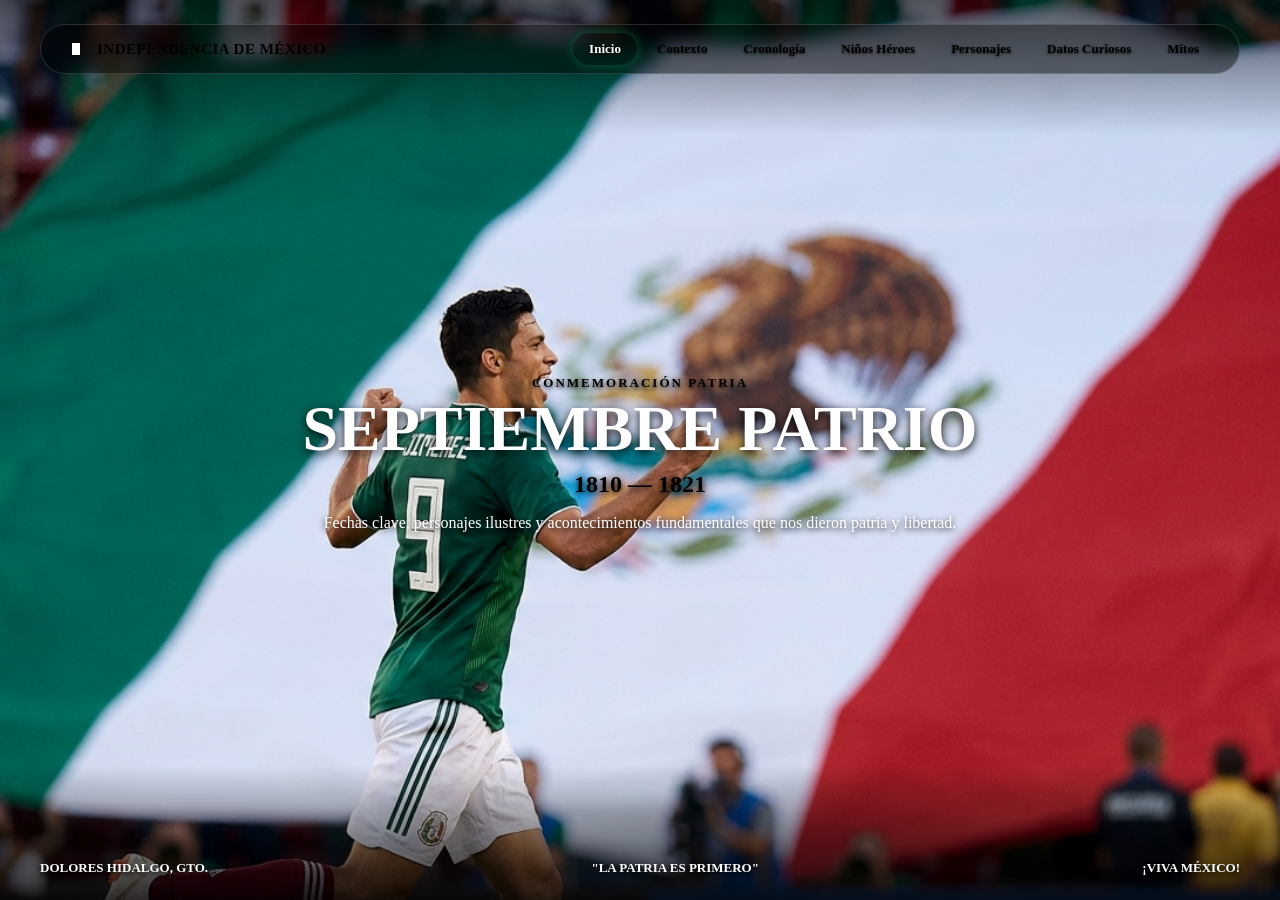
<file: Sitio-Web-Mes-Patrio-SeptiembreJCJ-main/JCJs/index.html>
<!-- Esta primera línea le dice al navegador (Chrome, Firefox, etc.) qué "idioma" de reglas usar para leer esta página. Es como poner en la portada de un libro "Edición 2024" para que el lector sepa qué versión de las reglas seguir. Aquí decimos que usaremos HTML5, la versión moderna. -->
<!DOCTYPE html>

<!-- Aquí empieza la página web de verdad. Todo lo que ves en el navegador vive dentro de esta etiqueta <html>. Es como la caja grande que contiene toda la casa. El atributo lang="es" le avisa al navegador que el contenido está en español, por ejemplo para que un lector de pantalla lea con acento correcto. -->
<html lang="es">
<!-- Esta etiqueta abre la sección de "cabecera" de la página. No es lo que se ve en pantalla, sino información secreta para el navegador: el título de la pestaña, las fuentes de letra, los estilos, etc. Piensa en ella como la ficha técnica pegada detrás de un cuadro, que nadie ve al mirar el cuadro pero que trae datos importantes. -->
<head>
<!-- Le dice al navegador qué "alfabeto" de caracteres usar para que letras como ñ, á, é se vean bien y no salgan símbolos raros. -->
<meta charset="UTF-8">
<!-- Esta línea ayuda a que la página se vea bien en celulares y tabletas, ajustando el ancho de la pantalla al ancho del dispositivo, como si la página se "encogiera" a la medida de la pantalla en la que se abre. -->
<meta name="viewport" content="width=device-width, initial-scale=1.0">
<!-- Este es el texto que aparece en la pestaña del navegador, arriba de la ventana. Es como la etiqueta pegada en el lomo de un cuaderno para saber cuál es cuál. -->
<title>Inicio // Conmemoración Patria</title>
<!-- Esta línea le avisa al navegador, con anticipación, que más adelante se va a conectar con la página de Google Fonts (donde viven las letras especiales). Es como llamar antes por teléfono para avisar que vas a visitar una casa, así te abren la puerta más rápido cuando llegues. -->
<link rel="preconnect" href="https://fonts.googleapis.com">
<!-- Igual que la línea anterior, pero avisando a otra dirección de Google que también guarda archivos de las fuentes. El atributo crossorigin es un permiso especial de seguridad para que el navegador confíe en descargar esos archivos. -->
<link rel="preconnect" href="https://fonts.gstatic.com" crossorigin>
<!-- Esta línea va a buscar, a la casa de Google Fonts, dos tipos de letra especiales llamadas "Montserrat" y "Space Grotesk", en varios grosores (400, 600, 700, 800, donde el número más alto es letra más gruesa/negrita). Es como pedir prestados varios lápices de distinto grosor a la papelería de Google. -->
<link href="https://fonts.googleapis.com/css2?family=Montserrat:wght@400;600;700;800&family=Space+Grotesk:wght@500;700;800&display=swap" rel="stylesheet">
<!-- Aquí se abre la etiqueta <style>, que es como una hoja de instrucciones de decoración: dentro de ella no hay contenido para leer, sino reglas de "cómo se debe ver" cada parte de la página (colores, tamaños, espacios). -->
<style>
<!-- ':root' es como decir "la caja más grande de todas, la que contiene todo". Aquí adentro vamos a guardar unos "colores favoritos" con nombre, para poder reutilizarlos después sin escribir el código de color muchas veces, como si guardaras tus crayones favoritos en un estuche con etiquetas. -->
:root {
  /* Aquí guardamos el color verde de la bandera de México, y le ponemos el apodo "--verde-patrio" para usarlo después. */
  --verde-patrio: #008751;
  /* Aquí guardamos el color rojo de la bandera, con el apodo "--rojo-patrio". */
  --rojo-patrio: #e31b23;
  /* Aquí guardamos un color dorado/amarillo, con el apodo "--oro-patrio", que se usará para detalles especiales. */
  --oro-patrio: #fbc02d;
  /* Guardamos el color blanco puro y lo llamamos "--texto-principal", pensado para el texto más importante. */
  --texto-principal: #ffffff;
  /* Guardamos un gris muy clarito y lo llamamos "--texto-secundario", para texto menos importante que el principal. */
  --texto-secundario: #e2e8f0;
  /* Guardamos el nombre de la fuente "Space Grotesk" con el apodo "--font-sans", y decimos que si esa letra no carga, use cualquier letra "sans-serif" (sin patitas) de repuesto. */
  --font-sans: 'Space Grotesk', sans-serif;
  /* Guardamos el nombre de la fuente "Montserrat" con el apodo "--font-body", con el mismo plan de repuesto por si no carga. */
  --font-body: 'Montserrat', sans-serif;
/* Aquí se cierra la caja de colores y fuentes guardados. */
}

/* El asterisco (*) significa "todo, absolutamente todo elemento de la página". Aquí le decimos a TODO que no tenga espacios extra (margin y padding en 0) y que, al medir su tamaño, cuente el borde y el relleno dentro de ese tamaño (box-sizing: border-box), para que no haya sorpresas de medidas. Es como decir "a todos los muebles de la casa, midan su tamaño incluyendo las patas". */
* { box-sizing: border-box; margin: 0; padding: 0; }
/* Aquí decimos que tanto el "body" (el cuerpo visible de la página) como el "html" (la caja general) midan exactamente el ancho y el alto de la pantalla (100% del ancho y alto de la ventana, "vw" y "vh" significan "ancho de ventana" y "alto de ventana"), y que oculten cualquier cosa que se salga de esos límites (overflow: hidden), como si la pantalla fuera una caja que no deja que nada se derrame afuera. */
body, html {
  width: 100vw; height: 100vh; overflow: hidden;
  /* El fondo de toda la página será negro, por si algo tarda en cargar. */
  background-color: #000;
  /* El texto normal de la página usará la fuente guardada en "--font-body" (Montserrat). */
  font-family: var(--font-body);
  /* El color del texto normal será el blanco guardado en "--texto-principal". */
  color: var(--texto-principal);
/* Se cierra la regla de estilos para body y html. */
}

/* Esta es la clase ".bg-layer", que se usará en una etiqueta para poner la imagen de fondo grande de la página, como el papel tapiz detrás de todo. */
.bg-layer {
  /* "position: absolute" significa que esta capa se coloca "flotando" en un lugar exacto sin empujar a los demás elementos, e "inset: 0" hace que cubra completamente la pantalla (arriba, abajo, izquierda y derecha en 0). "z-index: 1" es como decir en qué piso del edificio está: piso 1, el más bajo, para que quede detrás de otras cosas. */
  position: absolute; inset: 0; z-index: 1;
  /* Aquí se pone la imagen "raul.png" como fondo, sin repetirla (no-repeat), centrada, y que cubra todo el espacio sin deformarse (cover), como poner un póster que llena toda la pared. */
  background: url('raul.png') no-repeat center center / cover;
  /* Se ajusta el brillo de la imagen al 95% (un poquito más oscura de lo normal) y el contraste al 105% (un poquito más marcado), como ajustar los controles de brillo y contraste de una televisión. */
  filter: brightness(95%) contrast(105%);
/* Se cierra la regla de estilos de la capa de fondo. */
}

/* Esta es la clase ".vignette", que crea un oscurecido suave en los bordes de la imagen, como el efecto de una foto antigua donde las esquinas se ven más oscuras. */
.vignette {
  /* De nuevo la colocamos "flotando" cubriendo toda la pantalla, pero un piso más arriba (z-index: 2) que el fondo, y "pointer-events: none" significa que esta capa no puede ser "tocada" ni clickeada, deja pasar los clics hacia lo que está debajo, como un cristal transparente que no estorba. */
  position: absolute; inset: 0; z-index: 2; pointer-events: none;
  /* Se crea un degradado (una mezcla progresiva de colores) que va de negro semi-transparente arriba, a transparente en el medio, y de nuevo a negro semi-transparente abajo, oscureciendo un poco el techo y el piso de la imagen. */
  background: linear-gradient(to bottom, rgba(0,0,0,0.6) 0%, transparent 15%, transparent 85%, rgba(0,0,0,0.8) 100%);
/* Se cierra la regla de estilos de la viñeta. */
}

/* Esta es la clase ".app-container", la caja principal que organiza todo el contenido visible de la página (menú, texto, pie de página). */
.app-container {
  /* La colocamos flotando también, pero en el piso 3 (z-index: 3), para que quede por encima del fondo y de la viñeta, y así se vea el contenido. */
  position: relative; z-index: 3;
  /* Le decimos que mida el 100% del ancho y alto de la pantalla, ocupando toda la ventana del navegador. */
  width: 100vw; height: 100vh;
  /* "display: flex" convierte esta caja en un organizador especial que acomoda lo que está adentro en fila o columna fácilmente, como una caja de zapatos con separadores. "flex-direction: column" dice que los elementos de adentro se acomoden uno debajo del otro, como pisos de un edificio. */
  display: flex; flex-direction: column;
  /* "justify-content: space-between" empuja el primer y el último elemento de adentro hacia los extremos (arriba y abajo), dejando espacio libre entre ellos, como si pusieras un imán arriba y otro abajo dentro de una caja. */
  justify-content: space-between;
  /* Se le da un margen interno (espacio de "colchón" entre el borde de la caja y su contenido): 24 píxeles arriba y abajo, y 40 píxeles a los lados. */
  padding: 24px 40px;
/* Se cierra la regla de estilos del contenedor principal. */
}

/* Esta es la clase ".nav-header", que da estilo a la barra de menú de arriba de la página (donde están los botones como "Inicio", "Contexto", etc.). */
.nav-header {
  /* Convierte esta barra en un organizador flexible en fila (por defecto), y centra verticalmente sus elementos (align-items: center) y los reparte a los extremos (justify-content: space-between), como una repisa donde el logo va a la izquierda y los botones a la derecha. */
  display: flex; align-items: center; justify-content: space-between;
  /* El fondo de la barra es negro pero muy transparente (0.4 de opacidad, sobre 1), para dejar ver un poco la imagen detrás, como un vidrio ahumado. */
  background: rgba(0, 0, 0, 0.4);
  /* Esto crea un efecto de "vidrio esmerilado": desenfoca lo que está detrás de la barra, dándole un aspecto elegante y moderno. */
  backdrop-filter: blur(8px);
  /* Le pone un borde delgado (1 píxel) de color blanco casi transparente alrededor de toda la barra, como un marco muy suave. */
  border: 1px solid rgba(255, 255, 255, 0.15);
  /* Redondea muchísimo las esquinas de la barra (50 píxeles), dándole forma de píldora u ovalado en vez de esquinas cuadradas. */
  border-radius: 50px;
  /* Le da un espacio interno de 8 píxeles arriba/abajo y 24 píxeles a los lados, para que el contenido no quede pegado al borde. */
  padding: 8px 24px;
/* Se cierra la regla de estilos de la barra de menú. */
}

/* Esta es la clase ".brand-title", que da estilo al logotipo/nombre de la página que aparece a la izquierda de la barra de menú. */
.brand-title {
  /* Organiza el logo y el texto en fila, centrados verticalmente, con un espacio de 10 píxeles entre cada elemento interno (como la banderita y el texto). */
  display: flex; align-items: center; gap: 10px;
  /* El texto usa la letra especial guardada en "--font-sans" (Space Grotesk), en negrita (700) y con tamaño 15 píxeles. */
  font-family: var(--font-sans); font-weight: 700; font-size: 15px;
  /* Aumenta un poquito el espacio entre cada letra (0.5 píxeles), como si separaras un poquito las piezas de un rompecabezas de letras. */
  letter-spacing: 0.5px;
/* Se cierra la regla de estilos del logo/título. */
}
/* Esta clase ".flag-strip" da estilo a la mini bandera de México que aparece junto al nombre de la página. Es una caja pequeña organizada en fila. */
.flag-strip { display: flex; width: 22px; height: 12px; border-radius: 2px; overflow: hidden; }
/* Dentro de la mini bandera, cada franja de color (span) ocupa el mismo espacio disponible (flex: 1) y llena toda la altura de la banderita. */
.flag-strip span { flex: 1; height: 100%; }
/* La franja con la clase "g" (de "green"/verde) se pinta del color verde patrio guardado antes. */
.flag-strip .g { background: var(--verde-patrio); }
/* La franja con la clase "w" (de "white"/blanco) se pinta de blanco puro. */
.flag-strip .w { background: #ffffff; }
/* La franja con la clase "r" (de "red"/rojo) se pinta del color rojo patrio guardado antes. */
.flag-strip .r { background: var(--rojo-patrio); }

/* Esta clase ".tabs-menu" da estilo a la lista de botones de navegación (Inicio, Contexto, Cronología, etc.), acomodándolos en fila con un espacio muy pequeño (4 píxeles) entre cada uno, y quitando los puntitos que normalmente traen las listas (list-style: none). */
.tabs-menu { display: flex; gap: 4px; list-style: none; }
/* Esta clase ".tab-btn" da estilo a cada botón individual del menú (por ejemplo "Inicio" o "Contexto"). */
.tab-btn {
  /* El fondo del botón es transparente (invisible) y no tiene borde, como un botón "invisible" hasta que se le pasa el mouse encima. */
  background: transparent; border: none;
  /* El texto del botón usa el color gris clarito guardado, la letra especial "--font-sans", tamaño 13 píxeles, en semi-negrita (600), con un espacio interno de 8 píxeles arriba/abajo y 16 a los lados. */
  color: var(--texto-secundario); font-family: var(--font-sans);
  font-size: 13px; font-weight: 600; padding: 8px 16px;
  /* Las esquinas del botón se redondean bastante (20 píxeles) para verse como una píldora, el cursor se convierte en "manita" al pasar por encima (cursor: pointer, indicando que se puede hacer clic), y los cambios de color/tamaño se hacen suavemente en 0.2 segundos en vez de bruscos. */
  border-radius: 20px; cursor: pointer; transition: all 0.2s ease;
  /* Se le agrega una sombra oscura detrás del texto para que se lea bien aunque el fondo de la foto sea claro, como ponerle un contorno oscuro a una letra sobre una foto brillante. */
  text-shadow: 0 1px 3px rgba(0,0,0,0.8);
  /* Como estos botones en realidad son enlaces (etiquetas <a>), esta línea le quita el subrayado que normalmente traen los enlaces. */
  text-decoration: none;
  /* Hace que el enlace se comporte como una cajita (display: inline-block), permitiendo darle relleno y tamaño como si fuera un botón de verdad. */
  display: inline-block;
/* Se cierra la regla de estilos del botón del menú. */
}
/* Cuando el mouse pasa encima de un botón del menú (":hover" significa "cuando el mouse está flotando encima"), el texto se pone blanco puro y el fondo se ilumina un poco con blanco semi-transparente, como si el botón se "despertara" al tocarlo. */
.tab-btn:hover { color: #fff; background: rgba(255, 255, 255, 0.15); }
/* Cuando un botón tiene la clase extra ".active" (es decir, es la página en la que estamos parados ahora mismo), el texto se pone blanco, el fondo se pinta del verde patrio, y se le agrega un resplandor verde alrededor (box-shadow), como una lucecita que indica "estás aquí". */
.tab-btn.active {
  color: #fff; background: var(--verde-patrio);
  box-shadow: 0 0 12px rgba(0, 135, 81, 0.6);
/* Se cierra la regla de estilos del botón activo. */
}

/* Esta clase ".content-area" da estilo a la zona central de la página, donde va el título grande y la descripción. */
.content-area {
  /* Hace que esta zona crezca y ocupe todo el espacio que sobra entre el menú de arriba y el pie de página de abajo (flex: 1), y centra su contenido tanto vertical como horizontalmente (align-items y justify-content en "center"). */
  flex: 1; display: flex; align-items: center; justify-content: center;
  /* "position: relative" prepara esta caja por si algo adentro necesita colocarse de forma exacta con respecto a ella. */
  position: relative;
/* Se cierra la regla de estilos de la zona de contenido. */
}

/* Esta clase ".tab-pane" da estilo al bloque de texto principal que aparece en el centro de la pantalla. */
.tab-pane {
  /* Prepara la caja para posibles elementos internos posicionados con precisión, le da ancho completo (100%) pero con un límite máximo de 1000 píxeles para que no se estire demasiado en pantallas gigantes. */
  position: relative; width: 100%; max-width: 1000px;
  /* Acomoda su contenido en columna (uno debajo del otro), centrado horizontalmente (align-items: center), y con el texto alineado al centro (text-align: center), como una tarjeta de invitación centrada. */
  display: flex; flex-direction: column; align-items: center; text-align: center;
/* Se cierra la regla de estilos del bloque central. */
}

/* Esta clase ".tag" da estilo a la pequeña etiqueta de texto que dice "Conmemoración Patria" arriba del título grande. */
.tag {
  /* Usa la letra especial "--font-sans", tamaño pequeño (13 píxeles) y color dorado patrio. */
  font-family: var(--font-sans); font-size: 13px; color: var(--oro-patrio);
  /* Convierte el texto en MAYÚSCULAS automáticamente (aunque se haya escrito en minúsculas), separa mucho las letras entre sí (2 píxeles) y lo pone en negrita fuerte (700). */
  text-transform: uppercase; letter-spacing: 2px; font-weight: 700;
  /* Le agrega una sombra oscura detrás para que resalte sobre la foto, y un espacio de 6 píxeles debajo antes del siguiente elemento. */
  text-shadow: 0 2px 4px rgba(0,0,0,0.9); margin-bottom: 6px;
/* Se cierra la regla de estilos de la etiqueta pequeña. */
}
/* Esta regla da estilo a cualquier título de nivel 2 (h2) que además tenga la clase "pane-title", como el título grande "SEPTIEMBRE PATRIO". */
h2.pane-title {
  /* Usa la letra especial "--font-sans", con un tamaño grande (42 píxeles) y muy negrita (800, el grosor más fuerte). */
  font-family: var(--font-sans); font-size: 42px; font-weight: 800;
  /* El color del texto es blanco puro. */
  color: #fff;
  /* Una sombra oscura fuerte detrás del texto para que se lea perfecto sobre cualquier foto, y un espacio de 10 píxeles debajo. */
  text-shadow: 0 3px 10px rgba(0,0,0,0.95); margin-bottom: 10px;
/* Se cierra la regla de estilos del título grande. */
}
/* Esta regla da estilo a cualquier párrafo (p) que tenga la clase "pane-desc", como el texto descriptivo debajo del título. */
p.pane-desc {
  /* Tamaño de letra 16 píxeles, color blanco, con un ancho máximo de 750 píxeles para que las líneas no sean demasiado largas de leer, y un espacio entre líneas de 1.6 (para que no se vean amontonadas). */
  font-size: 16px; color: #fff; max-width: 750px; line-height: 1.6;
  /* Sombra oscura detrás del texto, en negrita media (500), y un espacio de 24 píxeles debajo antes del siguiente elemento. */
  text-shadow: 0 2px 6px rgba(0,0,0,0.95); font-weight: 500; margin-bottom: 24px;
/* Se cierra la regla de estilos de la descripción. */
}

/* Esta clase ".floating-grid" organiza varias tarjetas en una cuadrícula (como una tabla invisible de casillas) que se acomoda sola según el espacio disponible. */
.floating-grid {
  /* "display: grid" convierte la caja en una cuadrícula. "grid-template-columns: repeat(auto-fit, minmax(220px, 1fr))" significa: "pon tantas columnas como quepan, y que cada una mida al menos 220 píxeles pero pueda crecer igual que las demás", como acomodar tarjetas de recetario en una mesa, ajustando cuántas caben por fila según el tamaño de la mesa. */
  display: grid; grid-template-columns: repeat(auto-fit, minmax(220px, 1fr));
  /* Deja un espacio de 20 píxeles entre cada tarjeta, y hace que la cuadrícula ocupe el 100% del ancho disponible. */
  gap: 20px; width: 100%;
/* Se cierra la regla de estilos de la cuadrícula. */
}
/* Esta clase ".floating-item" da estilo a cada tarjeta individual dentro de la cuadrícula. */
.floating-item {
  /* Fondo negro semi-transparente (0.45 de opacidad), como un vidrio oscuro. */
  background: rgba(0, 0, 0, 0.45);
  /* Un borde grueso (3 píxeles) solo del lado izquierdo, pintado de verde patrio, como una rayita decorativa al costado de la tarjeta. */
  border-left: 3px solid var(--verde-patrio);
  /* Desenfoca ligeramente lo que está detrás de la tarjeta, dando el efecto de vidrio esmerilado. */
  backdrop-filter: blur(4px);
  /* Espacio interno de 16 píxeles arriba/abajo y 20 a los lados, texto alineado a la izquierda, y esquinas redondeadas solo en el lado derecho (arriba-derecha y abajo-derecha en 8 píxeles, dejando el lado izquierdo recto donde está el borde de color). */
  padding: 16px 20px; text-align: left; border-radius: 0 8px 8px 0;
  /* Una sombra suave debajo de toda la tarjeta para darle sensación de "flotar" un poco sobre el fondo. */
  box-shadow: 0 4px 15px rgba(0,0,0,0.5);
/* Se cierra la regla de estilos de la tarjeta. */
}
/* Dentro de cada tarjeta, el título (h3) tiene tamaño 16 píxeles, color dorado, un pequeño espacio de 4 píxeles debajo, usa la letra especial "--font-sans", y tiene una sombra suave detrás para leerse bien. */
.floating-item h3 { font-size: 16px; color: var(--oro-patrio); margin-bottom: 4px; font-family: var(--font-sans); text-shadow: 0 1px 3px rgba(0,0,0,0.9); }
/* Dentro de cada tarjeta, el subtítulo (h4) tiene letra pequeña (12 píxeles), color gris clarito, espacio de 6 píxeles debajo, en negrita fuerte (700) y en MAYÚSCULAS automáticas. */
.floating-item h4 { font-size: 12px; color: #cbd5e1; margin-bottom: 6px; font-weight: 700; text-transform: uppercase; }
/* Dentro de cada tarjeta, el párrafo de texto normal tiene tamaño 13 píxeles, color blanco, espacio entre líneas de 1.4, y una sombra suave para que resalte sobre la foto de fondo. */
.floating-item p { font-size: 13px; color: #ffffff; line-height: 1.4; text-shadow: 0 1px 3px rgba(0,0,0,0.9); }

/* Esta clase ".floating-table" da estilo a una posible tabla de datos (como una tabla de mitos y realidades), aunque en esta página en particular no se está usando dentro del contenido visible. */
.floating-table {
  /* La tabla ocupa el 100% del ancho disponible, y "border-collapse: collapse" hace que las líneas entre celdas se vean como una sola línea limpia en vez de líneas dobles. */
  width: 100%; border-collapse: collapse; background: rgba(0, 0, 0, 0.55);
  /* Desenfoca el fondo detrás de la tabla, redondea sus esquinas (8 píxeles) y recorta cualquier contenido que se salga de esas esquinas redondeadas (overflow: hidden). */
  backdrop-filter: blur(6px); border-radius: 8px; overflow: hidden;
  /* Le agrega una sombra fuerte debajo para que se vea como si flotara sobre el fondo. */
  box-shadow: 0 4px 20px rgba(0,0,0,0.6);
/* Se cierra la regla de estilos de la tabla. */
}
/* Tanto los encabezados (th) como las celdas normales (td) de la tabla tienen un espacio interno de 14 píxeles arriba/abajo y 18 a los lados, el texto alineado a la izquierda, tamaño de letra 14 píxeles, y una línea delgada casi invisible debajo de cada fila para separarlas. */
.floating-table th, .floating-table td { padding: 14px 18px; text-align: left; border-bottom: 1px solid rgba(255, 255, 255, 0.1); font-size: 14px; }
/* Los encabezados de la tabla (th) usan la letra especial "--font-sans", color dorado, y un fondo negro semi-transparente un poco más claro para distinguirlos de las celdas normales. */
.floating-table th { font-family: var(--font-sans); color: var(--oro-patrio); background: rgba(0,0,0,0.3); }
/* Cualquier celda con la clase "mito" (para marcar una creencia falsa) se pinta de un rojo suave, en negrita, con una sombrita oscura detrás del texto. */
.floating-table .mito { color: #ff6b6b; font-weight: 600; text-shadow: 0 1px 2px #000; }
/* Cualquier celda con la clase "realidad" (para marcar el dato verdadero) se pinta de un verde suave, en negrita, con una sombrita oscura detrás del texto. */
.floating-table .realidad { color: #51cf66; font-weight: 600; text-shadow: 0 1px 2px #000; }

/* Esta clase ".footer-bar" da estilo a la franja de abajo de la página, donde aparecen el lugar, la frase patriótica y "¡Viva México!". */
.footer-bar {
  /* Acomoda sus tres textos en fila, centrados verticalmente, y repartidos en los extremos y el centro con espacio entre ellos (space-between). */
  display: flex; align-items: center; justify-content: space-between;
  /* Tamaño de letra 13 píxeles, color blanco, usando la letra especial "--font-sans" en negrita (600). */
  font-size: 13px; color: #fff; font-family: var(--font-sans); font-weight: 600;
  /* Una sombra oscura detrás del texto para que se lea bien sobre la foto de fondo. */
  text-shadow: 0 2px 4px rgba(0,0,0,0.9);
/* Se cierra la regla de estilos del pie de página. */
}
<!-- Aquí se cierra la etiqueta <style>, terminando la hoja de instrucciones de decoración. -->
</style>
<!-- Aquí se cierra la sección de cabecera (<head>); ya terminamos de dar toda la información secreta de la página. -->
</head>
<!-- Aquí empieza el "cuerpo" de la página: todo lo que se ve realmente en la pantalla vive dentro de esta etiqueta <body>, como el interior de la casa que sí se puede visitar. -->
<body>

<!-- Esta es la caja que muestra la imagen de fondo grande (usa la clase ".bg-layer" que decoramos arriba). No tiene texto porque su única función es mostrar la foto detrás de todo. -->
<div class="bg-layer"></div>
<!-- Esta es la capa que oscurece un poco los bordes de la imagen para que se vea más elegante (usa la clase ".vignette"). Tampoco tiene contenido propio, solo aplica el efecto visual. -->
<div class="vignette"></div>

<!-- Esta es la caja principal que organiza todo lo que se ve: el menú de arriba, el texto del centro y el pie de página de abajo (usa la clase ".app-container"). -->
<div class="app-container">
  <!-- Esta etiqueta <header> representa la parte superior de la página, como la fachada de una casa: aquí va el logotipo y el menú de navegación. -->
  <header class="nav-header">
    <!-- Esta caja agrupa la mini bandera y el nombre "INDEPENDENCIA DE MÉXICO" que aparecen a la izquierda del menú. -->
    <div class="brand-title">
      <!-- Esta caja dibuja la mini bandera de tres franjas de color. -->
      <div class="flag-strip">
        <!-- Esta es la franja verde de la mini bandera (una cajita vacía que solo tiene color de fondo). -->
        <span class="g"></span>
        <!-- Esta es la franja blanca de la mini bandera. -->
        <span class="w"></span>
        <!-- Esta es la franja roja de la mini bandera. -->
        <span class="r"></span>
      <!-- Se cierra la caja de la mini bandera. -->
      </div>
      <!-- Este es el texto con el nombre de la página, que aparece junto a la mini bandera. -->
      <span>INDEPENDENCIA DE MÉXICO</span>
    <!-- Se cierra la caja del logo/título. -->
    </div>
    <!-- Esta es una lista (<ul>, de "unordered list" o "lista sin orden") que contiene los botones del menú de navegación, con la clase "tabs-menu" para acomodarlos en fila. -->
    <ul class="tabs-menu">
      <!-- Cada <li> es un elemento de la lista, como un renglón de una lista de mandado; adentro va el botón/enlace de cada sección. -->
      <li>
        <!-- Esta es una etiqueta <a> (de "anchor" o "ancla"), que sirve para crear un enlace en el que se puede hacer clic. El atributo "href" indica a qué página nos llevará al hacer clic (aquí, "Untitled-2.html", que es esta misma página de Inicio). La clase "tab-btn active" le da apariencia de botón y, gracias a la palabra "active", se ve resaltado en verde porque estamos parados justo en esta página. El texto "Inicio" es lo que se lee dentro del botón. -->
        <a href="index" class="tab-btn active">Inicio</a>
      <!-- Se cierra este elemento de la lista. -->
      </li>
      <li>
        <!-- Este enlace lleva a la página "contexto.html" (la sección de Contexto histórico). Como no tiene la clase "active", se ve como un botón normal, sin resaltar. -->
        <a href="contexto.html" class="tab-btn">Contexto</a>
      </li>
      <li>
        <!-- Este enlace lleva a la página "cronologia.html" (la línea de tiempo de los sucesos). -->
        <a href="cronologia.html" class="tab-btn">Cronología</a>
      </li>
      <li>
        <!-- Este enlace lleva a la página "niñosheroes.html" (sobre los Niños Héroes). -->
        <a href="niñosheroes.html" class="tab-btn">Niños Héroes</a>
      </li>
      <li>
        <!-- Este enlace lleva a la página "personajes.html" (sobre los personajes históricos importantes). -->
        <a href="personajes.html" class="tab-btn">Personajes</a>
      </li>
      <li>
        <!-- Este enlace lleva a la página "datoscuriosos.html" (con datos curiosos de la Independencia). -->
        <a href="datoscuriosos.html" class="tab-btn">Datos Curiosos</a>
      </li>
      <li>
        <!-- Este enlace lleva a la página "mitos.html" (donde se aclaran mitos y realidades). -->
        <a href="mitos.html" class="tab-btn">Mitos</a>
      </li>
    <!-- Se cierra la lista completa del menú. -->
    </ul>
  <!-- Se cierra la etiqueta <header> (la parte de arriba de la página). -->
  </header>

  <!-- Esta etiqueta <main> marca el contenido más importante y principal de la página, la zona central donde va el título grande. Usa la clase "content-area" para centrarlo todo. -->
  <main class="content-area">
    <!-- Esta etiqueta <section> agrupa el bloque de texto central (etiqueta, título y descripción) como una sola "sección" de contenido relacionado, con la clase "tab-pane" que lo centra en pantalla. -->
    <section class="tab-pane">
      <!-- Esta caja pequeña muestra el texto "Conmemoración Patria" arriba del título grande, como una etiqueta o antetítulo. -->
      <div class="tag">Conmemoración Patria</div>
      <!-- Este es el título más grande e importante de la página (etiqueta <h2>, de "heading 2" o "encabezado nivel 2"). Aquí se le agrega un estilo extra directamente en la línea (llamado "estilo en línea"), que sobrescribe el tamaño de letra a 64 píxeles y el espacio entre líneas a 1, haciendo el título todavía más grande de lo normal. -->
      <h2 class="pane-title" style="font-size: 64px; line-height: 1;">SEPTIEMBRE PATRIO</h2>
      <!-- Esta caja muestra las fechas "1810 — 1821" con un estilo escrito directamente en la línea: usa la letra especial guardada, color dorado, tamaño 24 píxeles, muy negrita (700), con sombra de texto oscura y un espacio de 12 píxeles debajo. -->
      <div style="font-family: var(--font-sans); color: var(--oro-patrio); font-size: 24px; font-weight: 700; text-shadow: 0 2px 6px #000; margin-bottom: 12px;">1810 — 1821</div>
      <!-- Este es el párrafo de descripción que explica de qué trata la página, usando la clase "pane-desc" para su estilo. -->
      <p class="pane-desc">Fechas clave, personajes ilustres y acontecimientos fundamentales que nos dieron patria y libertad.</p>
    <!-- Se cierra la sección del bloque central de texto. -->
    </section>
  <!-- Se cierra la etiqueta <main> (el contenido principal de la página). -->
  </main>

  <!-- Esta etiqueta <footer> representa el pie de página, la franja de abajo de todo, como la base de la casa. Usa la clase "footer-bar" para acomodar sus tres textos en fila. -->
  <footer class="footer-bar">
    <!-- Este texto muestra el lugar histórico "Dolores Hidalgo, Gto." (Guanajuato), alineado a la izquierda del pie de página. -->
    <span>DOLORES HIDALGO, GTO.</span>
    <!-- Este texto muestra la frase patriótica "La Patria es Primero" en el centro, con un color dorado escrito directamente en la línea (estilo en línea) para resaltarla más que el resto. -->
    <span style="color:var(--oro-patrio);">"LA PATRIA ES PRIMERO"</span>
    <!-- Este texto muestra "¡Viva México!" alineado a la derecha del pie de página. -->
    <span>¡VIVA MÉXICO!</span>
  <!-- Se cierra la etiqueta <footer> (el pie de página). -->
  </footer>
<!-- Se cierra la caja principal que organizaba todo el contenido de la página. -->
</div>

<!-- Se cierra el cuerpo de la página (<body>): aquí terminó todo lo que se ve en pantalla. -->
</body>
<!-- Se cierra la etiqueta <html>, terminando por completo el documento. -->
</html>
</file>
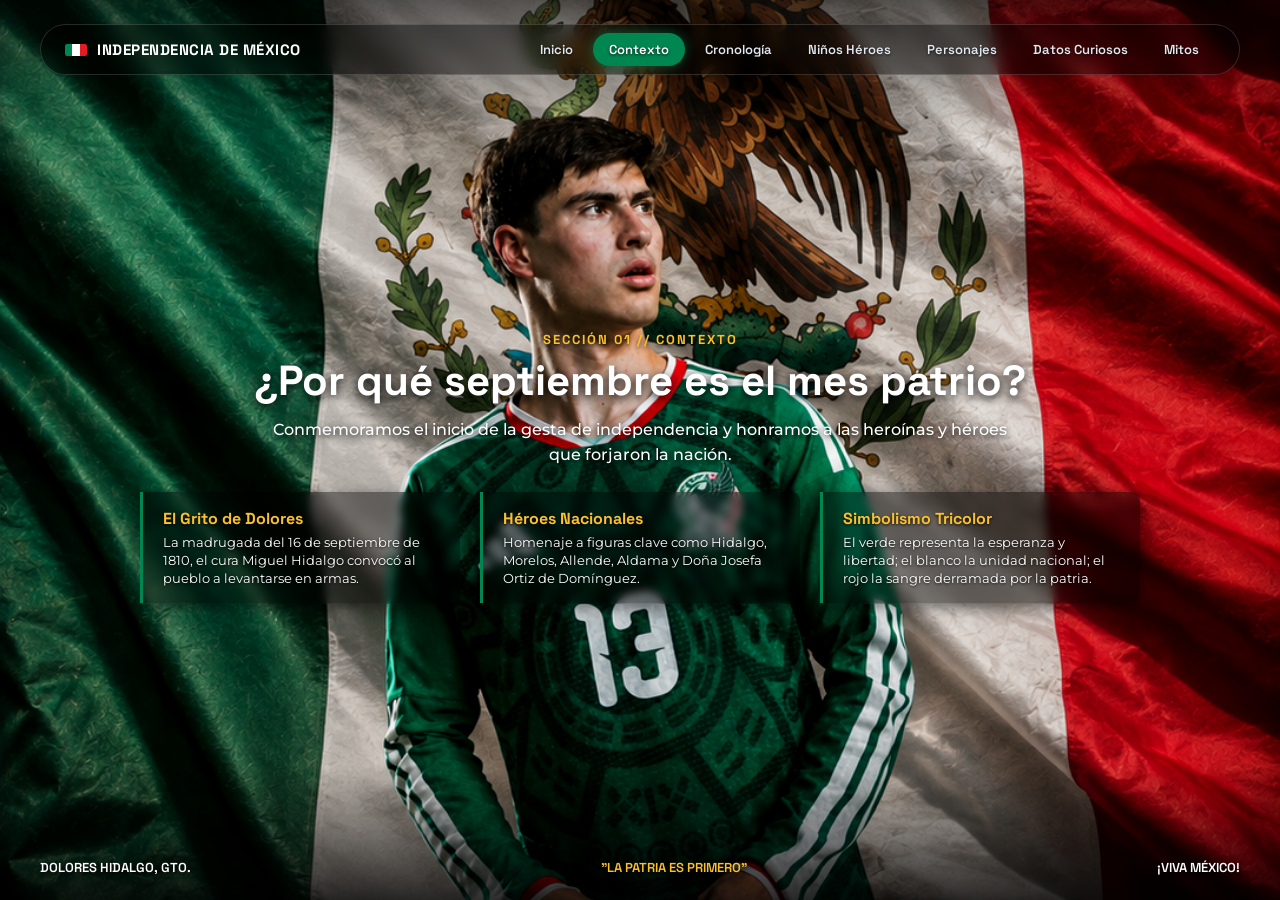
<file: Sitio-Web-Mes-Patrio-SeptiembreJCJ-main/JCJs/contexto.html>
<!DOCTYPE html>
<html lang="es">
<head>
<meta charset="UTF-8">
<meta name="viewport" content="width=device-width, initial-scale=1.0">
<title>Contexto // Conmemoración Patria</title>
<link rel="preconnect" href="https://fonts.googleapis.com">
<link rel="preconnect" href="https://fonts.gstatic.com" crossorigin>
<link href="https://fonts.googleapis.com/css2?family=Montserrat:wght@400;600;700;800&family=Space+Grotesk:wght@500;700;800&display=swap" rel="stylesheet">
<style>
:root {
  --verde-patrio: #008751;
  --rojo-patrio: #e31b23;
  --oro-patrio: #fbc02d;
  --texto-principal: #ffffff;
  --texto-secundario: #e2e8f0;
  --font-sans: 'Space Grotesk', sans-serif;
  --font-body: 'Montserrat', sans-serif;
}

* { box-sizing: border-box; margin: 0; padding: 0; }
body, html {
  width: 100vw; height: 100vh; overflow: hidden;
  background-color: #000;
  font-family: var(--font-body);
  color: var(--texto-principal);
}

.bg-layer {
  position: absolute; inset: 0; z-index: 1;
  background: url('hormiga.png') no-repeat center center / cover;
  filter: brightness(95%) contrast(105%);
}

.vignette {
  position: absolute; inset: 0; z-index: 2; pointer-events: none;
  background: linear-gradient(to bottom, rgba(0,0,0,0.6) 0%, transparent 15%, transparent 85%, rgba(0,0,0,0.8) 100%);
}

.app-container {
  position: relative; z-index: 3;
  width: 100vw; height: 100vh;
  display: flex; flex-direction: column;
  justify-content: space-between;
  padding: 24px 40px;
}

.nav-header {
  display: flex; align-items: center; justify-content: space-between;
  background: rgba(0, 0, 0, 0.4);
  backdrop-filter: blur(8px);
  border: 1px solid rgba(255, 255, 255, 0.15);
  border-radius: 50px;
  padding: 8px 24px;
}

.brand-title {
  display: flex; align-items: center; gap: 10px;
  font-family: var(--font-sans); font-weight: 700; font-size: 15px;
  letter-spacing: 0.5px;
}
.flag-strip { display: flex; width: 22px; height: 12px; border-radius: 2px; overflow: hidden; }
.flag-strip span { flex: 1; height: 100%; }
.flag-strip .g { background: var(--verde-patrio); }
.flag-strip .w { background: #ffffff; }
.flag-strip .r { background: var(--rojo-patrio); }

.tabs-menu { display: flex; gap: 4px; list-style: none; }
.tab-btn {
  background: transparent; border: none;
  color: var(--texto-secundario); font-family: var(--font-sans);
  font-size: 13px; font-weight: 600; padding: 8px 16px;
  border-radius: 20px; cursor: pointer; transition: all 0.2s ease;
  text-shadow: 0 1px 3px rgba(0,0,0,0.8);
  text-decoration: none;
  display: inline-block;
}
.tab-btn:hover { color: #fff; background: rgba(255, 255, 255, 0.15); }
.tab-btn.active {
  color: #fff; background: var(--verde-patrio);
  box-shadow: 0 0 12px rgba(0, 135, 81, 0.6);
}

.content-area {
  flex: 1; display: flex; align-items: center; justify-content: center;
  position: relative;
}

.tab-pane {
  position: relative; width: 100%; max-width: 1000px;
  display: flex; flex-direction: column; align-items: center; text-align: center;
}

.tag {
  font-family: var(--font-sans); font-size: 13px; color: var(--oro-patrio);
  text-transform: uppercase; letter-spacing: 2px; font-weight: 700;
  text-shadow: 0 2px 4px rgba(0,0,0,0.9); margin-bottom: 6px;
}
h2.pane-title {
  font-family: var(--font-sans); font-size: 42px; font-weight: 800;
  color: #fff; text-shadow: 0 3px 10px rgba(0,0,0,0.95); margin-bottom: 10px;
}
p.pane-desc {
  font-size: 16px; color: #fff; max-width: 750px; line-height: 1.6;
  text-shadow: 0 2px 6px rgba(0,0,0,0.95); font-weight: 500; margin-bottom: 24px;
}

.floating-grid {
  display: grid; grid-template-columns: repeat(auto-fit, minmax(220px, 1fr));
  gap: 20px; width: 100%;
}
.floating-item {
  background: rgba(0, 0, 0, 0.45);
  border-left: 3px solid var(--verde-patrio);
  backdrop-filter: blur(4px);
  padding: 16px 20px; text-align: left; border-radius: 0 8px 8px 0;
  box-shadow: 0 4px 15px rgba(0,0,0,0.5);
}
.floating-item h3 { font-size: 16px; color: var(--oro-patrio); margin-bottom: 4px; font-family: var(--font-sans); text-shadow: 0 1px 3px rgba(0,0,0,0.9); }
.floating-item h4 { font-size: 12px; color: #cbd5e1; margin-bottom: 6px; font-weight: 700; text-transform: uppercase; }
.floating-item p { font-size: 13px; color: #ffffff; line-height: 1.4; text-shadow: 0 1px 3px rgba(0,0,0,0.9); }

.footer-bar {
  display: flex; align-items: center; justify-content: space-between;
  font-size: 13px; color: #fff; font-family: var(--font-sans); font-weight: 600;
  text-shadow: 0 2px 4px rgba(0,0,0,0.9);
}
</style>
</head>
<body>

<div class="bg-layer"></div>
<div class="vignette"></div>

<div class="app-container">
  <header class="nav-header">
    <div class="brand-title">
      <div class="flag-strip"><span class="g"></span><span class="w"></span><span class="r"></span></div>
      <span>INDEPENDENCIA DE MÉXICO</span>
    </div>
    <ul class="tabs-menu">
      <li><a href="Untitled-2.html" class="tab-btn">Inicio</a></li>
      <li><a href="contexto.html" class="tab-btn active">Contexto</a></li>
      <li><a href="cronologia.html" class="tab-btn">Cronología</a></li>
      <li><a href="niñosheroes.html" class="tab-btn">Niños Héroes</a></li>
      <li><a href="personajes.html" class="tab-btn">Personajes</a></li>
      <li><a href="datoscuriosos.html" class="tab-btn">Datos Curiosos</a></li>
      <li><a href="mitos.html" class="tab-btn">Mitos</a></li>
    </ul>
  </header>

  <main class="content-area">
    <section class="tab-pane">
      <div class="tag">Sección 01 // Contexto</div>
      <h2 class="pane-title">¿Por qué septiembre es el mes patrio?</h2>
      <p class="pane-desc">Conmemoramos el inicio de la gesta de independencia y honramos a las heroínas y héroes que forjaron la nación.</p>
      <div class="floating-grid">
        <div class="floating-item">
          <h3>El Grito de Dolores</h3>
          <p>La madrugada del 16 de septiembre de 1810, el cura Miguel Hidalgo convocó al pueblo a levantarse en armas.</p>
        </div>
        <div class="floating-item">
          <h3>Héroes Nacionales</h3>
          <p>Homenaje a figuras clave como Hidalgo, Morelos, Allende, Aldama y Doña Josefa Ortiz de Domínguez.</p>
        </div>
        <div class="floating-item">
          <h3>Simbolismo Tricolor</h3>
          <p>El verde representa la esperanza y libertad; el blanco la unidad nacional; el rojo la sangre derramada por la patria.</p>
        </div>
      </div>
    </section>
  </main>

  <footer class="footer-bar">
    <span>DOLORES HIDALGO, GTO.</span>
    <span style="color:var(--oro-patrio);">"LA PATRIA ES PRIMERO"</span>
    <span>¡VIVA MÉXICO!</span>
  </footer>
</div>

</body>
</html>
</file>
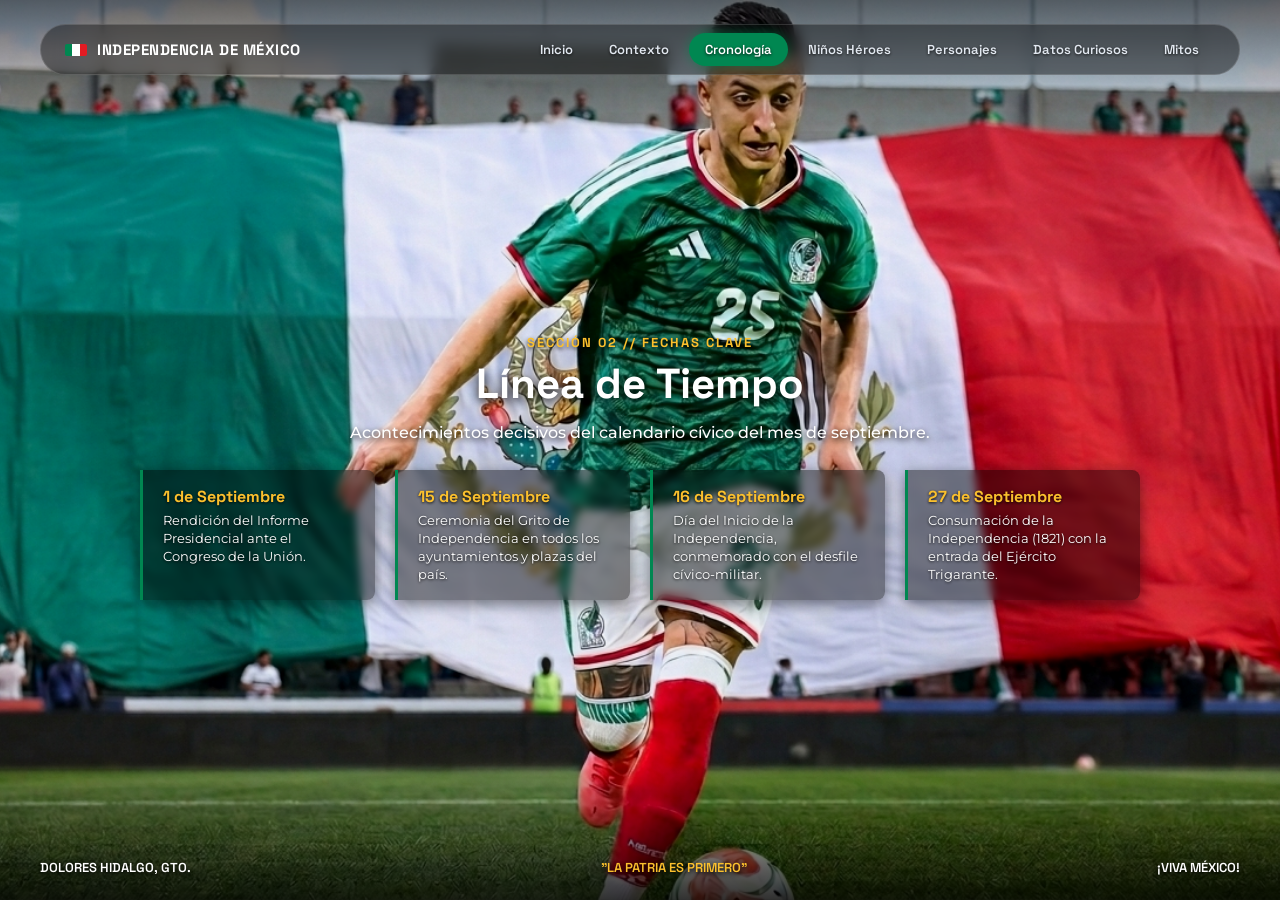
<file: Sitio-Web-Mes-Patrio-SeptiembreJCJ-main/JCJs/cronologia.html>
<!DOCTYPE html>
<html lang="es">
<head>
<meta charset="UTF-8">
<meta name="viewport" content="width=device-width, initial-scale=1.0">
<title>Cronología // Conmemoración Patria</title>
<link rel="preconnect" href="https://fonts.googleapis.com">
<link rel="preconnect" href="https://fonts.gstatic.com" crossorigin>
<link href="https://fonts.googleapis.com/css2?family=Montserrat:wght@400;600;700;800&family=Space+Grotesk:wght@500;700;800&display=swap" rel="stylesheet">
<style>
:root {
  --verde-patrio: #008751;
  --rojo-patrio: #e31b23;
  --oro-patrio: #fbc02d;
  --texto-principal: #ffffff;
  --texto-secundario: #e2e8f0;
  --font-sans: 'Space Grotesk', sans-serif;
  --font-body: 'Montserrat', sans-serif;
}

* { box-sizing: border-box; margin: 0; padding: 0; }
body, html {
  width: 100vw; height: 100vh; overflow: hidden;
  background-color: #000;
  font-family: var(--font-body);
  color: var(--texto-principal);
}

.bg-layer {
  position: absolute; inset: 0; z-index: 1;
  background: url('piojo.png') no-repeat center center / cover;
  filter: brightness(95%) contrast(105%);
}

.vignette {
  position: absolute; inset: 0; z-index: 2; pointer-events: none;
  background: linear-gradient(to bottom, rgba(0,0,0,0.6) 0%, transparent 15%, transparent 85%, rgba(0,0,0,0.8) 100%);
}

.app-container {
  position: relative; z-index: 3;
  width: 100vw; height: 100vh;
  display: flex; flex-direction: column;
  justify-content: space-between;
  padding: 24px 40px;
}

.nav-header {
  display: flex; align-items: center; justify-content: space-between;
  background: rgba(0, 0, 0, 0.4);
  backdrop-filter: blur(8px);
  border: 1px solid rgba(255, 255, 255, 0.15);
  border-radius: 50px;
  padding: 8px 24px;
}

.brand-title {
  display: flex; align-items: center; gap: 10px;
  font-family: var(--font-sans); font-weight: 700; font-size: 15px;
  letter-spacing: 0.5px;
}
.flag-strip { display: flex; width: 22px; height: 12px; border-radius: 2px; overflow: hidden; }
.flag-strip span { flex: 1; height: 100%; }
.flag-strip .g { background: var(--verde-patrio); }
.flag-strip .w { background: #ffffff; }
.flag-strip .r { background: var(--rojo-patrio); }

.tabs-menu { display: flex; gap: 4px; list-style: none; }
.tab-btn {
  background: transparent; border: none;
  color: var(--texto-secundario); font-family: var(--font-sans);
  font-size: 13px; font-weight: 600; padding: 8px 16px;
  border-radius: 20px; cursor: pointer; transition: all 0.2s ease;
  text-shadow: 0 1px 3px rgba(0,0,0,0.8);
  text-decoration: none;
  display: inline-block;
}
.tab-btn:hover { color: #fff; background: rgba(255, 255, 255, 0.15); }
.tab-btn.active {
  color: #fff; background: var(--verde-patrio);
  box-shadow: 0 0 12px rgba(0, 135, 81, 0.6);
}

.content-area {
  flex: 1; display: flex; align-items: center; justify-content: center;
  position: relative;
}

.tab-pane {
  position: relative; width: 100%; max-width: 1000px;
  display: flex; flex-direction: column; align-items: center; text-align: center;
}

.tag {
  font-family: var(--font-sans); font-size: 13px; color: var(--oro-patrio);
  text-transform: uppercase; letter-spacing: 2px; font-weight: 700;
  text-shadow: 0 2px 4px rgba(0,0,0,0.9); margin-bottom: 6px;
}
h2.pane-title {
  font-family: var(--font-sans); font-size: 42px; font-weight: 800;
  color: #fff; text-shadow: 0 3px 10px rgba(0,0,0,0.95); margin-bottom: 10px;
}
p.pane-desc {
  font-size: 16px; color: #fff; max-width: 750px; line-height: 1.6;
  text-shadow: 0 2px 6px rgba(0,0,0,0.95); font-weight: 500; margin-bottom: 24px;
}

.floating-grid {
  display: grid; grid-template-columns: repeat(auto-fit, minmax(220px, 1fr));
  gap: 20px; width: 100%;
}
.floating-item {
  background: rgba(0, 0, 0, 0.45);
  border-left: 3px solid var(--verde-patrio);
  backdrop-filter: blur(4px);
  padding: 16px 20px; text-align: left; border-radius: 0 8px 8px 0;
  box-shadow: 0 4px 15px rgba(0,0,0,0.5);
}
.floating-item h3 { font-size: 16px; color: var(--oro-patrio); margin-bottom: 4px; font-family: var(--font-sans); text-shadow: 0 1px 3px rgba(0,0,0,0.9); }
.floating-item h4 { font-size: 12px; color: #cbd5e1; margin-bottom: 6px; font-weight: 700; text-transform: uppercase; }
.floating-item p { font-size: 13px; color: #ffffff; line-height: 1.4; text-shadow: 0 1px 3px rgba(0,0,0,0.9); }

.footer-bar {
  display: flex; align-items: center; justify-content: space-between;
  font-size: 13px; color: #fff; font-family: var(--font-sans); font-weight: 600;
  text-shadow: 0 2px 4px rgba(0,0,0,0.9);
}
</style>
</head>
<body>

<div class="bg-layer"></div>
<div class="vignette"></div>

<div class="app-container">
  <header class="nav-header">
    <div class="brand-title">
      <div class="flag-strip"><span class="g"></span><span class="w"></span><span class="r"></span></div>
      <span>INDEPENDENCIA DE MÉXICO</span>
    </div>
    <ul class="tabs-menu">
      <li><a href="Untitled-2.html" class="tab-btn">Inicio</a></li>
      <li><a href="contexto.html" class="tab-btn">Contexto</a></li>
      <li><a href="cronologia.html" class="tab-btn active">Cronología</a></li>
      <li><a href="niñosheroes.html" class="tab-btn">Niños Héroes</a></li>
      <li><a href="personajes.html" class="tab-btn">Personajes</a></li>
      <li><a href="datoscuriosos.html" class="tab-btn">Datos Curiosos</a></li>
      <li><a href="mitos.html" class="tab-btn">Mitos</a></li>
    </ul>
  </header>

  <main class="content-area">
    <section class="tab-pane">
      <div class="tag">Sección 02 // Fechas Clave</div>
      <h2 class="pane-title">Línea de Tiempo</h2>
      <p class="pane-desc">Acontecimientos decisivos del calendario cívico del mes de septiembre.</p>
      <div class="floating-grid">
        <div class="floating-item">
          <h3>1 de Septiembre</h3>
          <p>Rendición del Informe Presidencial ante el Congreso de la Unión.</p>
        </div>
        <div class="floating-item">
          <h3>15 de Septiembre</h3>
          <p>Ceremonia del Grito de Independencia en todos los ayuntamientos y plazas del país.</p>
        </div>
        <div class="floating-item">
          <h3>16 de Septiembre</h3>
          <p>Día del Inicio de la Independencia, conmemorado con el desfile cívico-militar.</p>
        </div>
        <div class="floating-item">
          <h3>27 de Septiembre</h3>
          <p>Consumación de la Independencia (1821) con la entrada del Ejército Trigarante.</p>
        </div>
      </div>
    </section>
  </main>

  <footer class="footer-bar">
    <span>DOLORES HIDALGO, GTO.</span>
    <span style="color:var(--oro-patrio);">"LA PATRIA ES PRIMERO"</span>
    <span>¡VIVA MÉXICO!</span>
  </footer>
</div>

</body>
</html>
</file>
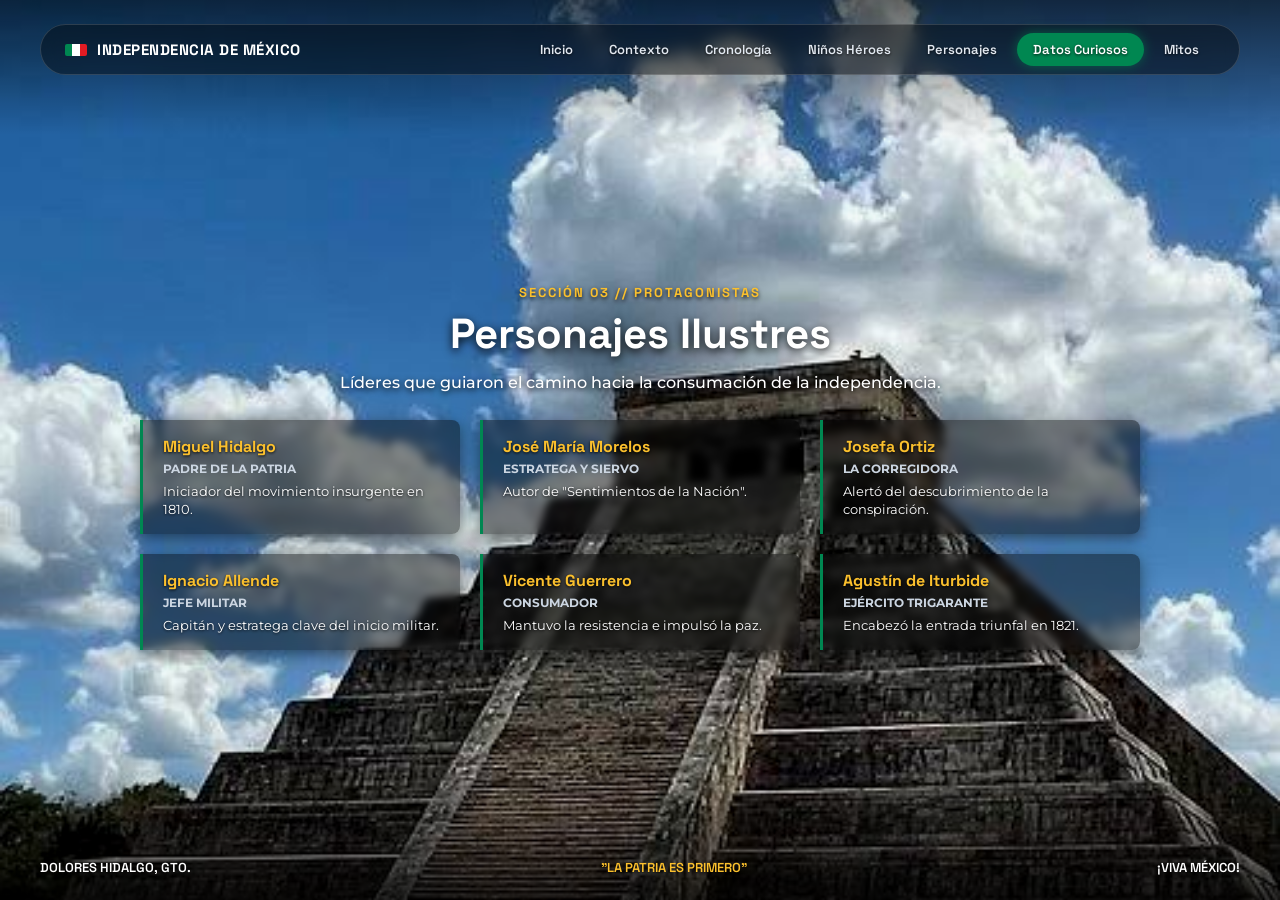
<file: Sitio-Web-Mes-Patrio-SeptiembreJCJ-main/JCJs/datoscuriosos.html>
<!DOCTYPE html>
<html lang="es">
<head>
<meta charset="UTF-8">
<meta name="viewport" content="width=device-width, initial-scale=1.0">
<title>Datos Curiosos // Conmemoración Patria</title>
<link rel="preconnect" href="https://fonts.googleapis.com">
<link rel="preconnect" href="https://fonts.gstatic.com" crossorigin>
<link href="https://fonts.googleapis.com/css2?family=Montserrat:wght@400;600;700;800&family=Space+Grotesk:wght@500;700;800&display=swap" rel="stylesheet">
<style>
:root {
  --verde-patrio: #008751;
  --rojo-patrio: #e31b23;
  --oro-patrio: #fbc02d;
  --texto-principal: #ffffff;
  --texto-secundario: #e2e8f0;
  --font-sans: 'Space Grotesk', sans-serif;
  --font-body: 'Montserrat', sans-serif;
}

* { box-sizing: border-box; margin: 0; padding: 0; }
body, html {
  width: 100vw; height: 100vh; overflow: hidden;
  background-color: #000;
  font-family: var(--font-body);
  color: var(--texto-principal);
}

.bg-layer {
  position: absolute; inset: 0; z-index: 1;
  background: url('images (3).jpg') no-repeat center center / cover;
  filter: brightness(95%) contrast(105%);
}

.vignette {
  position: absolute; inset: 0; z-index: 2; pointer-events: none;
  background: linear-gradient(to bottom, rgba(0,0,0,0.6) 0%, transparent 15%, transparent 85%, rgba(0,0,0,0.8) 100%);
}

.app-container {
  position: relative; z-index: 3;
  width: 100vw; height: 100vh;
  display: flex; flex-direction: column;
  justify-content: space-between;
  padding: 24px 40px;
}

.nav-header {
  display: flex; align-items: center; justify-content: space-between;
  background: rgba(0, 0, 0, 0.4);
  backdrop-filter: blur(8px);
  border: 1px solid rgba(255, 255, 255, 0.15);
  border-radius: 50px;
  padding: 8px 24px;
}

.brand-title {
  display: flex; align-items: center; gap: 10px;
  font-family: var(--font-sans); font-weight: 700; font-size: 15px;
  letter-spacing: 0.5px;
}
.flag-strip { display: flex; width: 22px; height: 12px; border-radius: 2px; overflow: hidden; }
.flag-strip span { flex: 1; height: 100%; }
.flag-strip .g { background: var(--verde-patrio); }
.flag-strip .w { background: #ffffff; }
.flag-strip .r { background: var(--rojo-patrio); }

.tabs-menu { display: flex; gap: 4px; list-style: none; }
.tab-btn {
  background: transparent; border: none;
  color: var(--texto-secundario); font-family: var(--font-sans);
  font-size: 13px; font-weight: 600; padding: 8px 16px;
  border-radius: 20px; cursor: pointer; transition: all 0.2s ease;
  text-shadow: 0 1px 3px rgba(0,0,0,0.8);
  text-decoration: none;
  display: inline-block;
}
.tab-btn:hover { color: #fff; background: rgba(255, 255, 255, 0.15); }
.tab-btn.active {
  color: #fff; background: var(--verde-patrio);
  box-shadow: 0 0 12px rgba(0, 135, 81, 0.6);
}

.content-area {
  flex: 1; display: flex; align-items: center; justify-content: center;
  position: relative;
}

.tab-pane {
  position: relative; width: 100%; max-width: 1000px;
  display: flex; flex-direction: column; align-items: center; text-align: center;
}

.tag {
  font-family: var(--font-sans); font-size: 13px; color: var(--oro-patrio);
  text-transform: uppercase; letter-spacing: 2px; font-weight: 700;
  text-shadow: 0 2px 4px rgba(0,0,0,0.9); margin-bottom: 6px;
}
h2.pane-title {
  font-family: var(--font-sans); font-size: 42px; font-weight: 800;
  color: #fff; text-shadow: 0 3px 10px rgba(0,0,0,0.95); margin-bottom: 10px;
}
p.pane-desc {
  font-size: 16px; color: #fff; max-width: 750px; line-height: 1.6;
  text-shadow: 0 2px 6px rgba(0,0,0,0.95); font-weight: 500; margin-bottom: 24px;
}

.floating-grid {
  display: grid; grid-template-columns: repeat(auto-fit, minmax(220px, 1fr));
  gap: 20px; width: 100%;
}
.floating-item {
  background: rgba(0, 0, 0, 0.45);
  border-left: 3px solid var(--verde-patrio);
  backdrop-filter: blur(4px);
  padding: 16px 20px; text-align: left; border-radius: 0 8px 8px 0;
  box-shadow: 0 4px 15px rgba(0,0,0,0.5);
}
.floating-item h3 { font-size: 16px; color: var(--oro-patrio); margin-bottom: 4px; font-family: var(--font-sans); text-shadow: 0 1px 3px rgba(0,0,0,0.9); }
.floating-item h4 { font-size: 12px; color: #cbd5e1; margin-bottom: 6px; font-weight: 700; text-transform: uppercase; }
.floating-item p { font-size: 13px; color: #ffffff; line-height: 1.4; text-shadow: 0 1px 3px rgba(0,0,0,0.9); }

.footer-bar {
  display: flex; align-items: center; justify-content: space-between;
  font-size: 13px; color: #fff; font-family: var(--font-sans); font-weight: 600;
  text-shadow: 0 2px 4px rgba(0,0,0,0.9);
}
</style>
</head>
<body>

<div class="bg-layer"></div>
<div class="vignette"></div>

<div class="app-container">
  <header class="nav-header">
    <div class="brand-title">
      <div class="flag-strip"><span class="g"></span><span class="w"></span><span class="r"></span></div>
      <span>INDEPENDENCIA DE MÉXICO</span>
    </div>
    <ul class="tabs-menu">
      <li><a href="Untitled-2.html" class="tab-btn">Inicio</a></li>
      <li><a href="contexto.html" class="tab-btn">Contexto</a></li>
      <li><a href="cronologia.html" class="tab-btn">Cronología</a></li>
      <li><a href="niñosheroes.html" class="tab-btn">Niños Héroes</a></li>
      <li><a href="personajes.html" class="tab-btn">Personajes</a></li>
      <li><a href="datoscuriosos.html" class="tab-btn active">Datos Curiosos</a></li>
      <li><a href="mitos.html" class="tab-btn">Mitos</a></li>
    </ul>
  </header>

  <main class="content-area">
    <section class="tab-pane">
      <div class="tag">Sección 03 // Protagonistas</div>
      <h2 class="pane-title">Personajes Ilustres</h2>
      <p class="pane-desc">Líderes que guiaron el camino hacia la consumación de la independencia.</p>
      <div class="floating-grid" style="grid-template-columns: repeat(3, 1fr);">
        <div class="floating-item">
          <h3>Miguel Hidalgo</h3>
          <h4>Padre de la Patria</h4>
          <p>Iniciador del movimiento insurgente en 1810.</p>
        </div>
        <div class="floating-item">
          <h3>José María Morelos</h3>
          <h4>Estratega y Siervo</h4>
          <p>Autor de "Sentimientos de la Nación".</p>
        </div>
        <div class="floating-item">
          <h3>Josefa Ortiz</h3>
          <h4>La Corregidora</h4>
          <p>Alertó del descubrimiento de la conspiración.</p>
        </div>
        <div class="floating-item">
          <h3>Ignacio Allende</h3>
          <h4>Jefe Militar</h4>
          <p>Capitán y estratega clave del inicio militar.</p>
        </div>
        <div class="floating-item">
          <h3>Vicente Guerrero</h3>
          <h4>Consumador</h4>
          <p>Mantuvo la resistencia e impulsó la paz.</p>
        </div>
        <div class="floating-item">
          <h3>Agustín de Iturbide</h3>
          <h4>Ejército Trigarante</h4>
          <p>Encabezó la entrada triunfal en 1821.</p>
        </div>
      </div>
    </section>
  </main>

  <footer class="footer-bar">
    <span>DOLORES HIDALGO, GTO.</span>
    <span style="color:var(--oro-patrio);">"LA PATRIA ES PRIMERO"</span>
    <span>¡VIVA MÉXICO!</span>
  </footer>
</div>

</body>
</html>
</file>
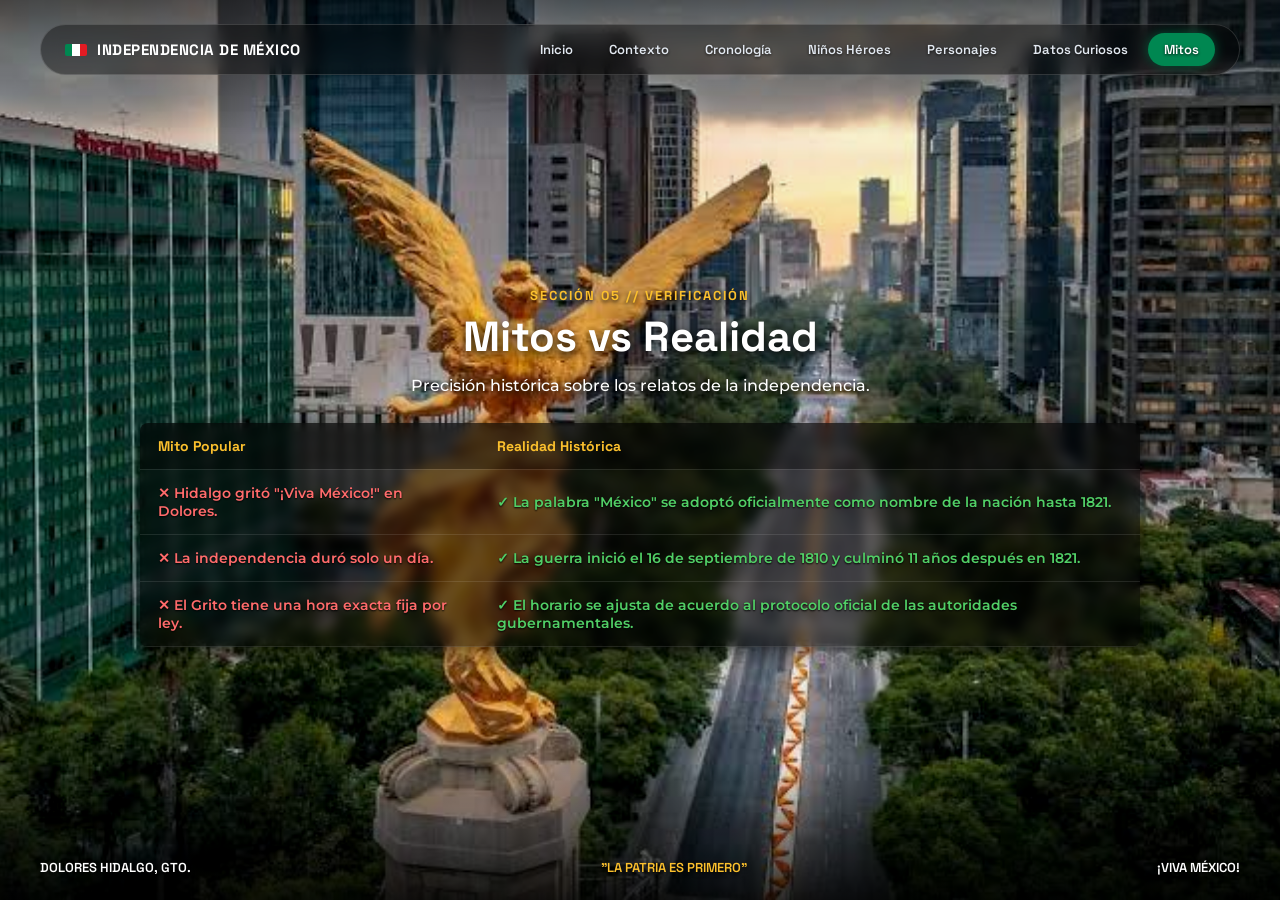
<file: Sitio-Web-Mes-Patrio-SeptiembreJCJ-main/JCJs/mitos.html>
<!DOCTYPE html>
<html lang="es">
<head>
<meta charset="UTF-8">
<meta name="viewport" content="width=device-width, initial-scale=1.0">
<title>Mitos vs Realidad // Conmemoración Patria</title>
<link rel="preconnect" href="https://fonts.googleapis.com">
<link rel="preconnect" href="https://fonts.gstatic.com" crossorigin>
<link href="https://fonts.googleapis.com/css2?family=Montserrat:wght@400;600;700;800&family=Space+Grotesk:wght@500;700;800&display=swap" rel="stylesheet">
<style>
:root {
  --verde-patrio: #008751;
  --rojo-patrio: #e31b23;
  --oro-patrio: #fbc02d;
  --texto-principal: #ffffff;
  --texto-secundario: #e2e8f0;
  --font-sans: 'Space Grotesk', sans-serif;
  --font-body: 'Montserrat', sans-serif;
}

* { box-sizing: border-box; margin: 0; padding: 0; }
body, html {
  width: 100vw; height: 100vh; overflow: hidden;
  background-color: #000;
  font-family: var(--font-body);
  color: var(--texto-principal);
}

.bg-layer {
  position: absolute; inset: 0; z-index: 1;
  background: url('images (2).jpg') no-repeat center center / cover;
  filter: brightness(95%) contrast(105%);
}

.vignette {
  position: absolute; inset: 0; z-index: 2; pointer-events: none;
  background: linear-gradient(to bottom, rgba(0,0,0,0.6) 0%, transparent 15%, transparent 85%, rgba(0,0,0,0.8) 100%);
}

.app-container {
  position: relative; z-index: 3;
  width: 100vw; height: 100vh;
  display: flex; flex-direction: column;
  justify-content: space-between;
  padding: 24px 40px;
}

.nav-header {
  display: flex; align-items: center; justify-content: space-between;
  background: rgba(0, 0, 0, 0.4);
  backdrop-filter: blur(8px);
  border: 1px solid rgba(255, 255, 255, 0.15);
  border-radius: 50px;
  padding: 8px 24px;
}

.brand-title {
  display: flex; align-items: center; gap: 10px;
  font-family: var(--font-sans); font-weight: 700; font-size: 15px;
  letter-spacing: 0.5px;
}
.flag-strip { display: flex; width: 22px; height: 12px; border-radius: 2px; overflow: hidden; }
.flag-strip span { flex: 1; height: 100%; }
.flag-strip .g { background: var(--verde-patrio); }
.flag-strip .w { background: #ffffff; }
.flag-strip .r { background: var(--rojo-patrio); }

.tabs-menu { display: flex; gap: 4px; list-style: none; }
.tab-btn {
  background: transparent; border: none;
  color: var(--texto-secundario); font-family: var(--font-sans);
  font-size: 13px; font-weight: 600; padding: 8px 16px;
  border-radius: 20px; cursor: pointer; transition: all 0.2s ease;
  text-shadow: 0 1px 3px rgba(0,0,0,0.8);
  text-decoration: none;
  display: inline-block;
}
.tab-btn:hover { color: #fff; background: rgba(255, 255, 255, 0.15); }
.tab-btn.active {
  color: #fff; background: var(--verde-patrio);
  box-shadow: 0 0 12px rgba(0, 135, 81, 0.6);
}

.content-area {
  flex: 1; display: flex; align-items: center; justify-content: center;
  position: relative;
}

.tab-pane {
  position: relative; width: 100%; max-width: 1000px;
  display: flex; flex-direction: column; align-items: center; text-align: center;
}

.tag {
  font-family: var(--font-sans); font-size: 13px; color: var(--oro-patrio);
  text-transform: uppercase; letter-spacing: 2px; font-weight: 700;
  text-shadow: 0 2px 4px rgba(0,0,0,0.9); margin-bottom: 6px;
}
h2.pane-title {
  font-family: var(--font-sans); font-size: 42px; font-weight: 800;
  color: #fff; text-shadow: 0 3px 10px rgba(0,0,0,0.95); margin-bottom: 10px;
}
p.pane-desc {
  font-size: 16px; color: #fff; max-width: 750px; line-height: 1.6;
  text-shadow: 0 2px 6px rgba(0,0,0,0.95); font-weight: 500; margin-bottom: 24px;
}

.floating-table {
  width: 100%; border-collapse: collapse; background: rgba(0, 0, 0, 0.55);
  backdrop-filter: blur(6px); border-radius: 8px; overflow: hidden;
  box-shadow: 0 4px 20px rgba(0,0,0,0.6);
}
.floating-table th, .floating-table td { padding: 14px 18px; text-align: left; border-bottom: 1px solid rgba(255, 255, 255, 0.1); font-size: 14px; }
.floating-table th { font-family: var(--font-sans); color: var(--oro-patrio); background: rgba(0,0,0,0.3); }
.floating-table .mito { color: #ff6b6b; font-weight: 600; text-shadow: 0 1px 2px #000; }
.floating-table .realidad { color: #51cf66; font-weight: 600; text-shadow: 0 1px 2px #000; }

.footer-bar {
  display: flex; align-items: center; justify-content: space-between;
  font-size: 13px; color: #fff; font-family: var(--font-sans); font-weight: 600;
  text-shadow: 0 2px 4px rgba(0,0,0,0.9);
}
</style>
</head>
<body>

<div class="bg-layer"></div>
<div class="vignette"></div>

<div class="app-container">
  <header class="nav-header">
    <div class="brand-title">
      <div class="flag-strip"><span class="g"></span><span class="w"></span><span class="r"></span></div>
      <span>INDEPENDENCIA DE MÉXICO</span>
    </div>
    <ul class="tabs-menu">
      <li><a href="Untitled-2.html" class="tab-btn">Inicio</a></li>
      <li><a href="contexto.html" class="tab-btn">Contexto</a></li>
      <li><a href="cronologia.html" class="tab-btn">Cronología</a></li>
      <li><a href="niñosheroes.html" class="tab-btn">Niños Héroes</a></li>
      <li><a href="personajes.html" class="tab-btn">Personajes</a></li>
      <li><a href="datoscuriosos.html" class="tab-btn">Datos Curiosos</a></li>
      <li><a href="mitos.html" class="tab-btn active">Mitos</a></li>
    </ul>
  </header>

  <main class="content-area">
    <section class="tab-pane">
      <div class="tag">Sección 05 // Verificación</div>
      <h2 class="pane-title">Mitos vs Realidad</h2>
      <p class="pane-desc">Precisión histórica sobre los relatos de la independencia.</p>
      <table class="floating-table">
        <thead>
          <tr>
            <th>Mito Popular</th>
            <th>Realidad Histórica</th>
          </tr>
        </thead>
        <tbody>
          <tr>
            <td class="mito">✕ Hidalgo gritó "¡Viva México!" en Dolores.</td>
            <td class="realidad">✓ La palabra "México" se adoptó oficialmente como nombre de la nación hasta 1821.</td>
          </tr>
          <tr>
            <td class="mito">✕ La independencia duró solo un día.</td>
            <td class="realidad">✓ La guerra inició el 16 de septiembre de 1810 y culminó 11 años después en 1821.</td>
          </tr>
          <tr>
            <td class="mito">✕ El Grito tiene una hora exacta fija por ley.</td>
            <td class="realidad">✓ El horario se ajusta de acuerdo al protocolo oficial de las autoridades gubernamentales.</td>
          </tr>
        </tbody>
      </table>
    </section>
  </main>

  <footer class="footer-bar">
    <span>DOLORES HIDALGO, GTO.</span>
    <span style="color:var(--oro-patrio);">"LA PATRIA ES PRIMERO"</span>
    <span>¡VIVA MÉXICO!</span>
  </footer>
</div>

</body>
</html>
</file>
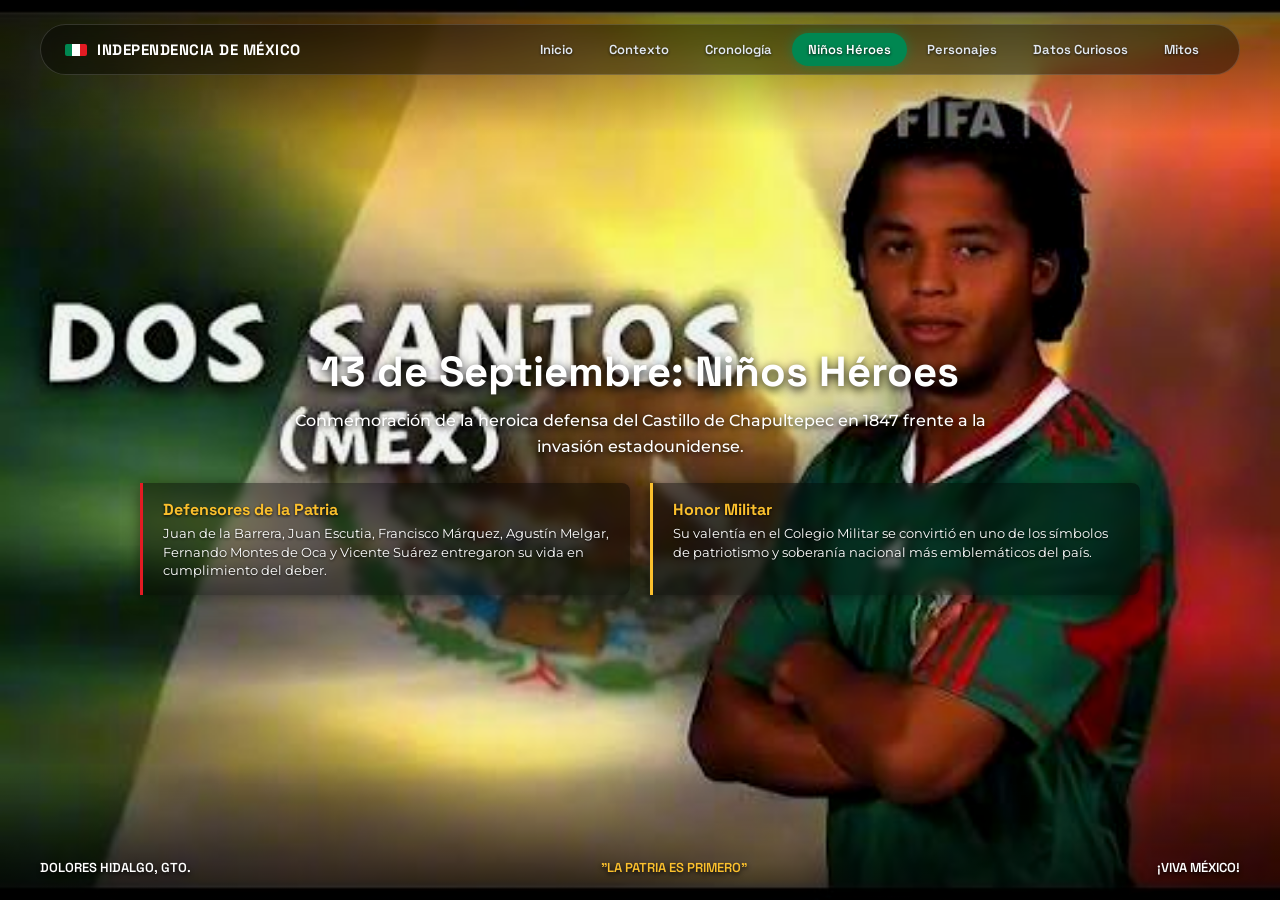
<file: Sitio-Web-Mes-Patrio-SeptiembreJCJ-main/JCJs/niñosheroes.html>
<!DOCTYPE html>
<html lang="es">
<head>
<meta charset="UTF-8">
<meta name="viewport" content="width=device-width, initial-scale=1.0">
<title>Niños Héroes // Conmemoración Patria</title>
<link rel="preconnect" href="https://fonts.googleapis.com">
<link rel="preconnect" href="https://fonts.gstatic.com" crossorigin>
<link href="https://fonts.googleapis.com/css2?family=Montserrat:wght@400;600;700;800&family=Space+Grotesk:wght@500;700;800&display=swap" rel="stylesheet">
<style>
:root {
  --verde-patrio: #008751;
  --rojo-patrio: #e31b23;
  --oro-patrio: #fbc02d;
  --texto-principal: #ffffff;
  --texto-secundario: #e2e8f0;
  --font-sans: 'Space Grotesk', sans-serif;
  --font-body: 'Montserrat', sans-serif;
  
}

* { box-sizing: border-box; margin: 0; padding: 0; }
body, html {
  width: 100vw; height: 100vh; overflow: hidden;
  background-color: #000;
  font-family: var(--font-body);
  color: var(--texto-principal);
}

.bg-layer {
  position: absolute; inset: 0; z-index: 1;
  background: url('giovany.png') no-repeat center center / cover;
  filter: brightness(95%) contrast(105%);
}

.vignette {
  position: absolute; inset: 0; z-index: 2; pointer-events: none;
  background: linear-gradient(to bottom, rgba(0,0,0,0.6) 0%, transparent 15%, transparent 85%, rgba(0,0,0,0.8) 100%);
}

.app-container {
  position: relative; z-index: 3;
  width: 100vw; height: 100vh;
  display: flex; flex-direction: column;
  justify-content: space-between;
  padding: 24px 40px;
}

.nav-header {
  display: flex; align-items: center; justify-content: space-between;
  background: rgba(0, 0, 0, 0.4);
  backdrop-filter: blur(8px);
  border: 1px solid rgba(255, 255, 255, 0.15);
  border-radius: 50px;
  padding: 8px 24px;
}

.brand-title {
  display: flex; align-items: center; gap: 10px;
  font-family: var(--font-sans); font-weight: 700; font-size: 15px;
  letter-spacing: 0.5px;
}
.flag-strip { display: flex; width: 22px; height: 12px; border-radius: 2px; overflow: hidden; }
.flag-strip span { flex: 1; height: 100%; }
.flag-strip .g { background: var(--verde-patrio); }
.flag-strip .w { background: #ffffff; }
.flag-strip .r { background: var(--rojo-patrio); }

.tabs-menu { display: flex; gap: 4px; list-style: none; }
.tab-btn {
  background: transparent; border: none;
  color: var(--texto-secundario); font-family: var(--font-sans);
  font-size: 13px; font-weight: 600; padding: 8px 16px;
  border-radius: 20px; cursor: pointer; transition: all 0.2s ease;
  text-shadow: 0 1px 3px rgba(0,0,0,0.8);
  text-decoration: none;
  display: inline-block;
}
.tab-btn:hover { color: #fff; background: rgba(255, 255, 255, 0.15); }
.tab-btn.active {
  color: #fff; background: var(--verde-patrio);
  box-shadow: 0 0 12px rgba(0, 135, 81, 0.6);
}

.content-area {
  flex: 1; display: flex; align-items: center; justify-content: center;
  position: relative;
}

.tab-pane {
  position: relative; width: 100%; max-width: 1000px;
  display: flex; flex-direction: column; align-items: center; text-align: center;
}

.tag {
  font-family: var(--font-sans); font-size: 13px; color: var(--oro-patrio);
  text-transform: uppercase; letter-spacing: 2px; font-weight: 700;
  text-shadow: 0 2px 4px rgba(0,0,0,0.9); margin-bottom: 6px;
}
h2.pane-title {
  font-family: var(--font-sans); font-size: 42px; font-weight: 800;
  color: #fff; text-shadow: 0 3px 10px rgba(0,0,0,0.95); margin-bottom: 10px;
}
p.pane-desc {
  font-size: 16px; color: #fff; max-width: 750px; line-height: 1.6;
  text-shadow: 0 2px 6px rgba(0,0,0,0.95); font-weight: 500; margin-bottom: 24px;
}

.floating-grid {
  display: grid; grid-template-columns: repeat(auto-fit, minmax(220px, 1fr));
  gap: 20px; width: 100%;
}
.floating-item {
  background: rgba(0, 0, 0, 0.45);
  border-left: 3px solid var(--verde-patrio);
  backdrop-filter: blur(4px);
  padding: 16px 20px; text-align: left; border-radius: 0 8px 8px 0;
  box-shadow: 0 4px 15px rgba(0,0,0,0.5);
}
.floating-item h3 { font-size: 16px; color: var(--oro-patrio); margin-bottom: 4px; font-family: var(--font-sans); text-shadow: 0 1px 3px rgba(0,0,0,0.9); }
.floating-item h4 { font-size: 12px; color: #cbd5e1; margin-bottom: 6px; font-weight: 700; text-transform: uppercase; }
.floating-item p { font-size: 13px; color: #ffffff; line-height: 1.4; text-shadow: 0 1px 3px rgba(0,0,0,0.9); }

.footer-bar {
  display: flex; align-items: center; justify-content: space-between;
  font-size: 13px; color: #fff; font-family: var(--font-sans); font-weight: 600;
  text-shadow: 0 2px 4px rgba(0,0,0,0.9);
}
</style>
</head>
<body>

<div class="bg-layer"></div>
<div class="vignette"></div>

<div class="app-container">
  <header class="nav-header">
    <div class="brand-title">
      <div class="flag-strip"><span class="g"></span><span class="w"></span><span class="r"></span></div>
      <span>INDEPENDENCIA DE MÉXICO</span>
    </div>
    <ul class="tabs-menu">
      <li><a href="Untitled-2.html" class="tab-btn">Inicio</a></li>
      <li><a href="contexto.html" class="tab-btn">Contexto</a></li>
      <li><a href="cronologia.html" class="tab-btn">Cronología</a></li>
      <li><a href="niñosheroes.html" class="tab-btn active">Niños Héroes</a></li>
      <li><a href="personajes.html" class="tab-btn">Personajes</a></li>
      <li><a href="datoscuriosos.html" class="tab-btn">Datos Curiosos</a></li>
      <li><a href="mitos.html" class="tab-btn">Mitos</a></li>
    </ul>
  </header>

  <main class="content-area">
    <section class="tab-pane">
      <div class="tag"></div>
      <h2 class="pane-title">13 de Septiembre: Niños Héroes</h2>
      <p class="pane-desc">Conmemoración de la heroica defensa del Castillo de Chapultepec en 1847 frente a la invasión estadounidense.</p>
      <div class="floating-grid" style="grid-template-columns: repeat(2, 1fr);">
        <div class="floating-item" style="border-left-color: var(--rojo-patrio);">
          <h3>Defensores de la Patria</h3>
          
          <p>Juan de la Barrera, Juan Escutia, Francisco Márquez, Agustín Melgar, Fernando Montes de Oca y Vicente Suárez entregaron su vida en cumplimiento del deber.</p>
        </div>
        <div class="floating-item" style="border-left-color: var(--oro-patrio);">
          <h3>Honor Militar</h3>
          <p>Su valentía en el Colegio Militar se convirtió en uno de los símbolos de patriotismo y soberanía nacional más emblemáticos del país.</p>
    </section>
  </main>

  <footer class="footer-bar">
    <span>DOLORES HIDALGO, GTO.</span>
    <span style="color:var(--oro-patrio);">"LA PATRIA ES PRIMERO"</span>
    <span>¡VIVA MÉXICO!</span>
  </footer>
</div>

</body>
</html>
</file>
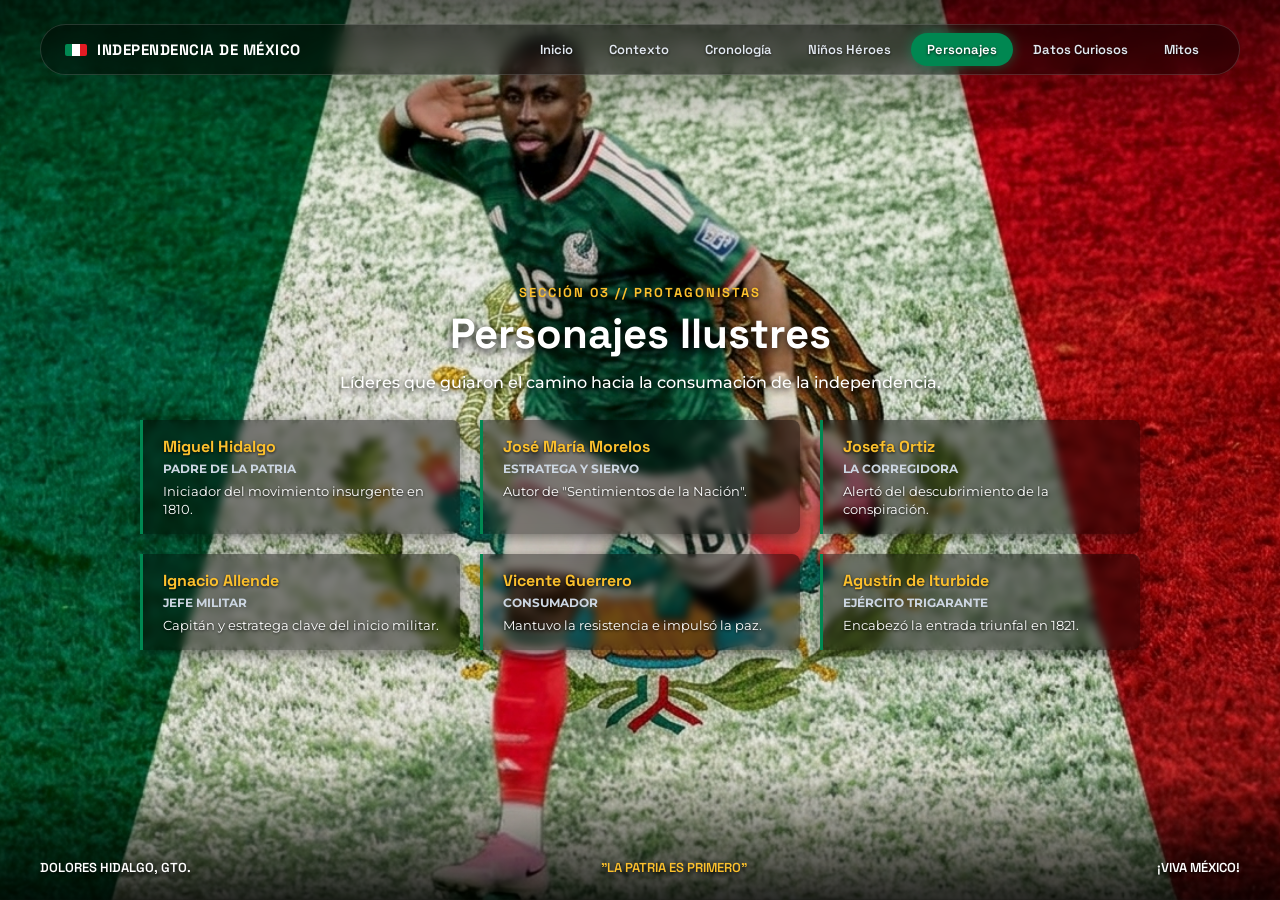
<file: Sitio-Web-Mes-Patrio-SeptiembreJCJ-main/JCJs/personajes.html>
<!DOCTYPE html>
<html lang="es">
<head>
<meta charset="UTF-8">
<meta name="viewport" content="width=device-width, initial-scale=1.0">
<title>Personajes // Conmemoración Patria</title>
<link rel="preconnect" href="https://fonts.googleapis.com">
<link rel="preconnect" href="https://fonts.gstatic.com" crossorigin>
<link href="https://fonts.googleapis.com/css2?family=Montserrat:wght@400;600;700;800&family=Space+Grotesk:wght@500;700;800&display=swap" rel="stylesheet">
<style>
:root {
  --verde-patrio: #008751;
  --rojo-patrio: #e31b23;
  --oro-patrio: #fbc02d;
  --texto-principal: #ffffff;
  --texto-secundario: #e2e8f0;
  --font-sans: 'Space Grotesk', sans-serif;
  --font-body: 'Montserrat', sans-serif;
}

* { box-sizing: border-box; margin: 0; padding: 0; }
body, html {
  width: 100vw; height: 100vh; overflow: hidden;
  background-color: #000;
  font-family: var(--font-body);
  color: var(--texto-principal);
}

.bg-layer {
  position: absolute; inset: 0; z-index: 1;
  background: url('quiñones.png') no-repeat center center / cover;
  filter: brightness(95%) contrast(105%);
}

.vignette {
  position: absolute; inset: 0; z-index: 2; pointer-events: none;
  background: linear-gradient(to bottom, rgba(0,0,0,0.6) 0%, transparent 15%, transparent 85%, rgba(0,0,0,0.8) 100%);
}

.app-container {
  position: relative; z-index: 3;
  width: 100vw; height: 100vh;
  display: flex; flex-direction: column;
  justify-content: space-between;
  padding: 24px 40px;
}

.nav-header {
  display: flex; align-items: center; justify-content: space-between;
  background: rgba(0, 0, 0, 0.4);
  backdrop-filter: blur(8px);
  border: 1px solid rgba(255, 255, 255, 0.15);
  border-radius: 50px;
  padding: 8px 24px;
}

.brand-title {
  display: flex; align-items: center; gap: 10px;
  font-family: var(--font-sans); font-weight: 700; font-size: 15px;
  letter-spacing: 0.5px;
}
.flag-strip { display: flex; width: 22px; height: 12px; border-radius: 2px; overflow: hidden; }
.flag-strip span { flex: 1; height: 100%; }
.flag-strip .g { background: var(--verde-patrio); }
.flag-strip .w { background: #ffffff; }
.flag-strip .r { background: var(--rojo-patrio); }

.tabs-menu { display: flex; gap: 4px; list-style: none; }
.tab-btn {
  background: transparent; border: none;
  color: var(--texto-secundario); font-family: var(--font-sans);
  font-size: 13px; font-weight: 600; padding: 8px 16px;
  border-radius: 20px; cursor: pointer; transition: all 0.2s ease;
  text-shadow: 0 1px 3px rgba(0,0,0,0.8);
  text-decoration: none;
  display: inline-block;
}
.tab-btn:hover { color: #fff; background: rgba(255, 255, 255, 0.15); }
.tab-btn.active {
  color: #fff; background: var(--verde-patrio);
  box-shadow: 0 0 12px rgba(0, 135, 81, 0.6);
}

.content-area {
  flex: 1; display: flex; align-items: center; justify-content: center;
  position: relative;
}

.tab-pane {
  position: relative; width: 100%; max-width: 1000px;
  display: flex; flex-direction: column; align-items: center; text-align: center;
}

.tag {
  font-family: var(--font-sans); font-size: 13px; color: var(--oro-patrio);
  text-transform: uppercase; letter-spacing: 2px; font-weight: 700;
  text-shadow: 0 2px 4px rgba(0,0,0,0.9); margin-bottom: 6px;
}
h2.pane-title {
  font-family: var(--font-sans); font-size: 42px; font-weight: 800;
  color: #fff; text-shadow: 0 3px 10px rgba(0,0,0,0.95); margin-bottom: 10px;
}
p.pane-desc {
  font-size: 16px; color: #fff; max-width: 750px; line-height: 1.6;
  text-shadow: 0 2px 6px rgba(0,0,0,0.95); font-weight: 500; margin-bottom: 24px;
}

.floating-grid {
  display: grid; grid-template-columns: repeat(auto-fit, minmax(220px, 1fr));
  gap: 20px; width: 100%;
}
.floating-item {
  background: rgba(0, 0, 0, 0.45);
  border-left: 3px solid var(--verde-patrio);
  backdrop-filter: blur(4px);
  padding: 16px 20px; text-align: left; border-radius: 0 8px 8px 0;
  box-shadow: 0 4px 15px rgba(0,0,0,0.5);
}
.floating-item h3 { font-size: 16px; color: var(--oro-patrio); margin-bottom: 4px; font-family: var(--font-sans); text-shadow: 0 1px 3px rgba(0,0,0,0.9); }
.floating-item h4 { font-size: 12px; color: #cbd5e1; margin-bottom: 6px; font-weight: 700; text-transform: uppercase; }
.floating-item p { font-size: 13px; color: #ffffff; line-height: 1.4; text-shadow: 0 1px 3px rgba(0,0,0,0.9); }

.footer-bar {
  display: flex; align-items: center; justify-content: space-between;
  font-size: 13px; color: #fff; font-family: var(--font-sans); font-weight: 600;
  text-shadow: 0 2px 4px rgba(0,0,0,0.9);
}
</style>
</head>
<body>

<div class="bg-layer"></div>
<div class="vignette"></div>

<div class="app-container">
  <header class="nav-header">
    <div class="brand-title">
      <div class="flag-strip"><span class="g"></span><span class="w"></span><span class="r"></span></div>
      <span>INDEPENDENCIA DE MÉXICO</span>
    </div>
    <ul class="tabs-menu">
      <li><a href="Untitled-2.html" class="tab-btn">Inicio</a></li>
      <li><a href="contexto.html" class="tab-btn">Contexto</a></li>
      <li><a href="cronologia.html" class="tab-btn">Cronología</a></li>
      <li><a href="niñosheroes.html" class="tab-btn">Niños Héroes</a></li>
      <li><a href="personajes.html" class="tab-btn active">Personajes</a></li>
      <li><a href="datoscuriosos.html" class="tab-btn">Datos Curiosos</a></li>
      <li><a href="mitos.html" class="tab-btn">Mitos</a></li>
    </ul>
  </header>

  <main class="content-area">
    <section class="tab-pane">
      <div class="tag">Sección 03 // Protagonistas</div>
      <h2 class="pane-title">Personajes Ilustres</h2>
      <p class="pane-desc">Líderes que guiaron el camino hacia la consumación de la independencia.</p>
      <div class="floating-grid" style="grid-template-columns: repeat(3, 1fr);">
        <div class="floating-item">
          <h3>Miguel Hidalgo</h3>
          <h4>Padre de la Patria</h4>
          <p>Iniciador del movimiento insurgente en 1810.</p>
        </div>
        <div class="floating-item">
          <h3>José María Morelos</h3>
          <h4>Estratega y Siervo</h4>
          <p>Autor de "Sentimientos de la Nación".</p>
        </div>
        <div class="floating-item">
          <h3>Josefa Ortiz</h3>
          <h4>La Corregidora</h4>
          <p>Alertó del descubrimiento de la conspiración.</p>
        </div>
        <div class="floating-item">
          <h3>Ignacio Allende</h3>
          <h4>Jefe Militar</h4>
          <p>Capitán y estratega clave del inicio militar.</p>
        </div>
        <div class="floating-item">
          <h3>Vicente Guerrero</h3>
          <h4>Consumador</h4>
          <p>Mantuvo la resistencia e impulsó la paz.</p>
        </div>
        <div class="floating-item">
          <h3>Agustín de Iturbide</h3>
          <h4>Ejército Trigarante</h4>
          <p>Encabezó la entrada triunfal en 1821.</p>
        </div>
      </div>
    </section>
  </main>

  <footer class="footer-bar">
    <span>DOLORES HIDALGO, GTO.</span>
    <span style="color:var(--oro-patrio);">"LA PATRIA ES PRIMERO"</span>
    <span>¡VIVA MÉXICO!</span>
  </footer>
</div>

</body>
</html>
</file>
